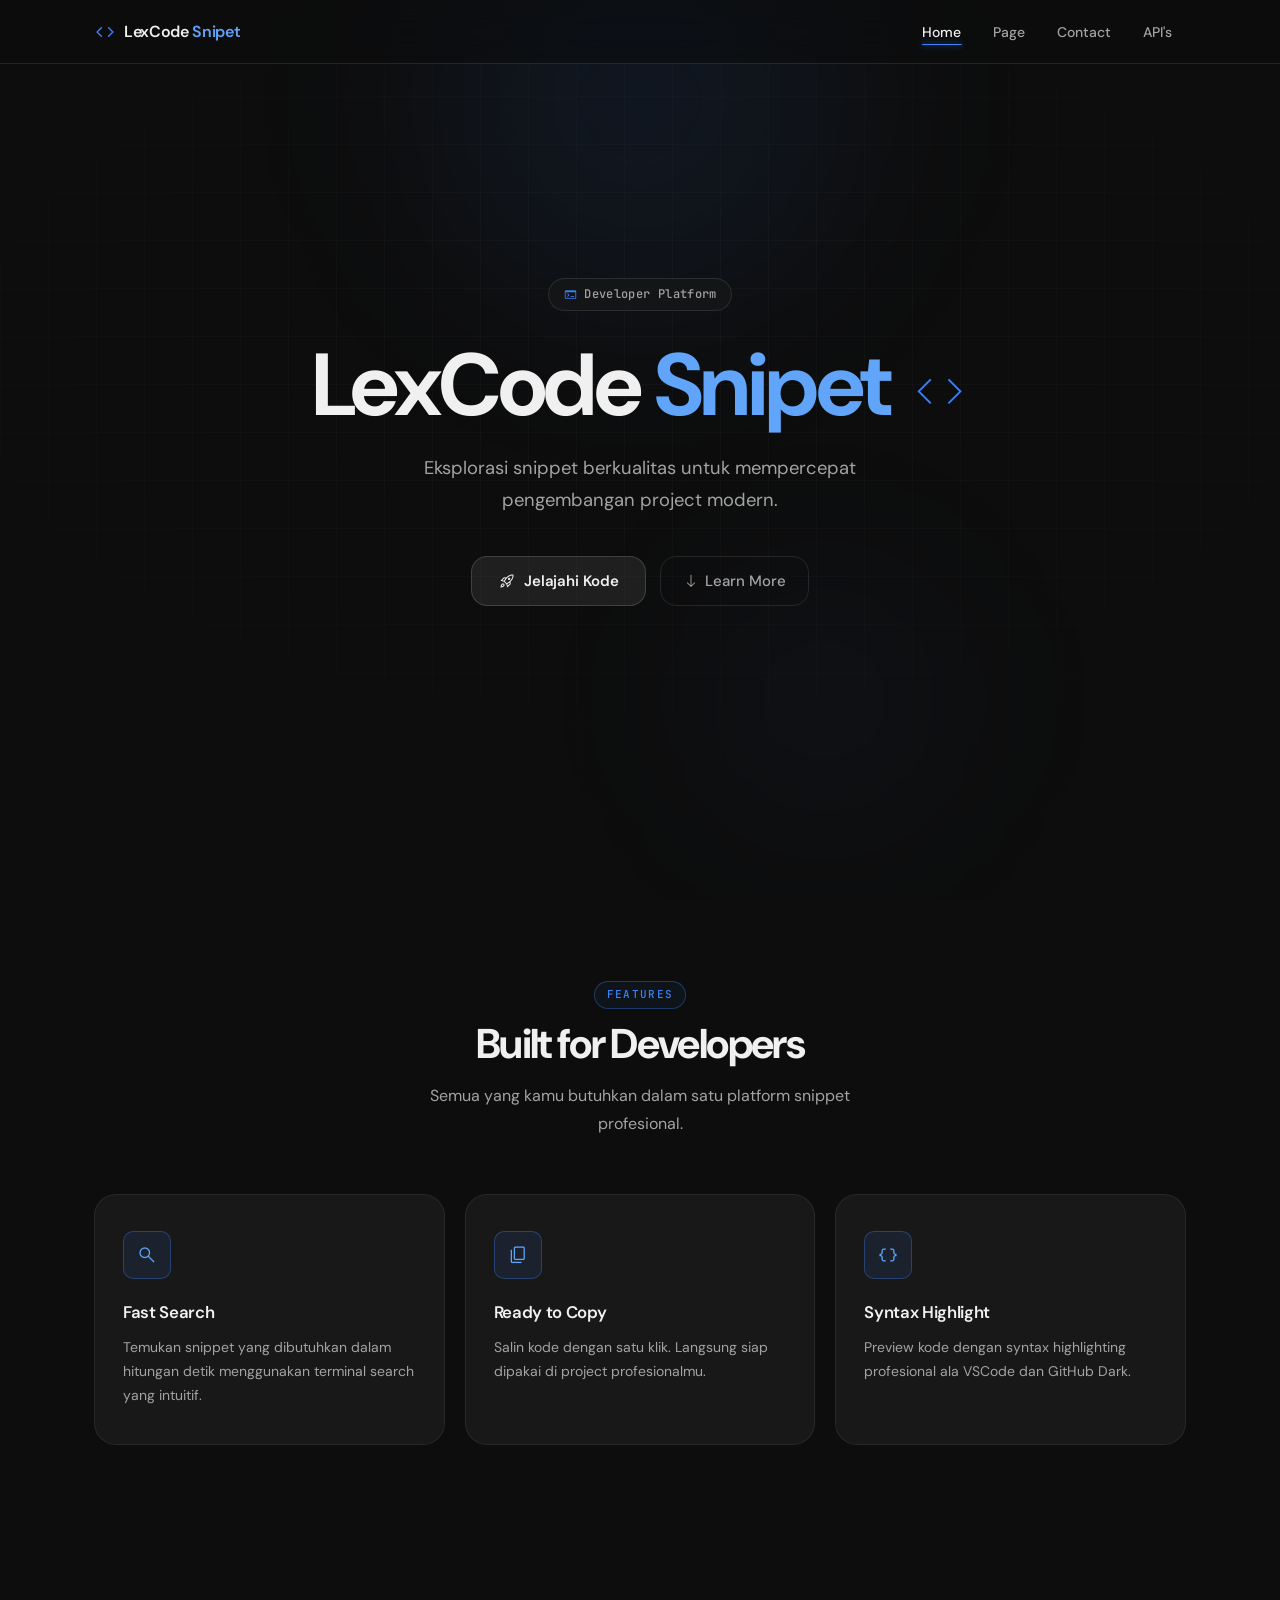
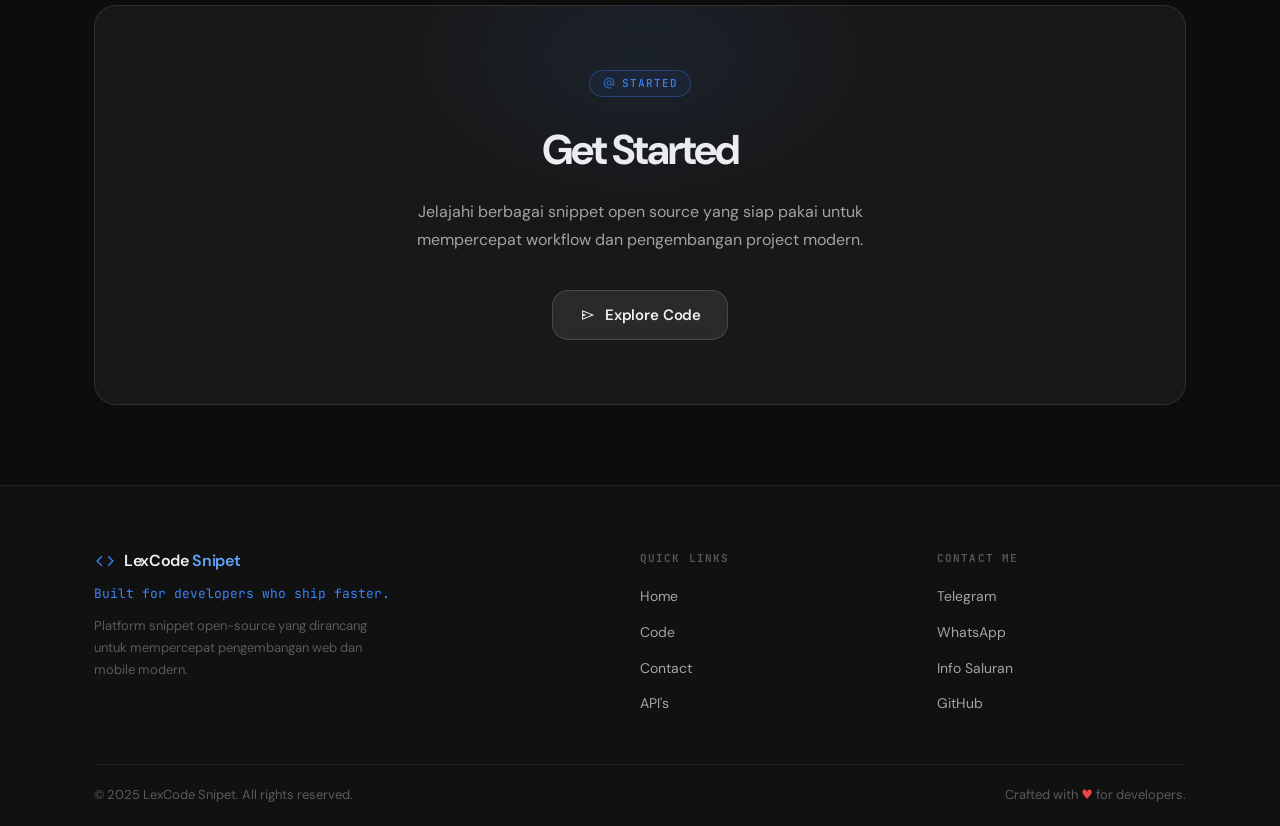
<file: index.html>
<!DOCTYPE html>
<html lang="id">
<head>
    <meta charset="UTF-8">
    <meta name="viewport" content="width=device-width, initial-scale=1.0">
    <meta name="description" content="LexCode Snipet — Eksplorasi snippet berkualitas untuk mempercepat pengembangan project modern.">
    <title>LexCode Snipet — Developer Tools</title>
    <link rel="preconnect" href="https://fonts.googleapis.com">
    <link rel="preconnect" href="https://fonts.gstatic.com" crossorigin>
    <link href="https://fonts.googleapis.com/css2?family=DM+Sans:ital,opsz,wght@0,9..40,300;0,9..40,400;0,9..40,500;0,9..40,600;0,9..40,700;1,9..40,300&family=JetBrains+Mono:wght@300;400;500;600&display=swap" rel="stylesheet">
    <link rel="stylesheet" href="https://fonts.googleapis.com/css2?family=Material+Symbols+Outlined:opsz,wght,FILL,GRAD@24,300,0,0">
    <link rel="stylesheet" href="/css/style.css">
</head>
<body>

    <nav class="navbar" id="navbar">
        <div class="nav-container">
            <a href="index.html" class="nav-logo">
                <span class="material-symbols-outlined nav-logo-icon">code</span>
                <span class="nav-logo-text">
                    <span class="logo-lex">LexCode</span><span class="logo-snipet"> Snipet</span>
                </span>
            </a>

            <ul class="nav-menu" id="navMenu">
                <li><a href="index.html" class="nav-link active">Home</a></li>
                <li><a href="/explore/" class="nav-link">Page</a></li>
                <li><a href="https://wa.me/6281239075413" class="nav-link">Contact</a></li>
                <li><a href="https://api.lexcode.biz.id" class="nav-link">API's</a></li>
            </ul>

            <button class="burger" id="burger" aria-label="Toggle navigation" aria-expanded="false">
                <span class="burger-line"></span>
                <span class="burger-line"></span>
                <span class="burger-line"></span>
            </button>
        </div>

        <div class="mobile-menu" id="mobileMenu" aria-hidden="true">
            <a href="index.html" class="mobile-link active">Home</a>
            <a href="/explore/" class="mobile-link">Page</a>
            <a href="https://wa.me/6281239075413" class="mobile-link">Contact</a>
            <a href="https://api.lexcode.biz.id" class="mobile-link">API's</a>
        </div>
    </nav>

    <main>
        <section class="hero" id="home">
            <div class="hero-bg" aria-hidden="true">
                <div class="bg-grid"></div>
                <div class="bg-glow glow-blue"></div>
                <div class="bg-glow glow-center"></div>
            </div>

            <div class="hero-content">
                <div class="hero-badge animate-fade-up" style="--delay:0ms">
                    <span class="material-symbols-outlined">terminal</span>
                    Developer Platform
                </div>

                <h1 class="hero-title animate-fade-up" style="--delay:80ms">
                    <span class="title-lex">LexCode</span>
                    <span class="title-snipet">Snipet</span>
                    <span class="title-icon material-symbols-outlined">code</span>
                </h1>

                <p class="hero-subtitle animate-fade-up" style="--delay:160ms">
                    Eksplorasi snippet berkualitas untuk mempercepat<br class="br-desktop">
                    pengembangan project modern.
                </p>

                <div class="hero-actions animate-fade-up" style="--delay:240ms">
                    <a href="/explore/" class="btn-primary">
                        <span class="material-symbols-outlined">rocket_launch</span>
                        <span>Jelajahi Kode</span>
                    </a>
                    <a href="#features" class="btn-outline">
                        <span class="material-symbols-outlined">south</span>
                        <span>Learn More</span>
                    </a>
                </div>
            </div>
        </section>

        <section class="features-section" id="features">
            <div class="container">
                <div class="section-header">
                    <span class="section-tag">Features</span>
                    <h2 class="section-title">Built for Developers</h2>
                    <p class="section-desc">
                        Semua yang kamu butuhkan dalam satu platform snippet profesional.
                    </p>
                </div>

                <div class="features-grid">
                    <div class="feature-card">
                        <div class="feature-icon-wrap">
                            <span class="material-symbols-outlined">search</span>
                        </div>
                        <h3 class="feature-title">Fast Search</h3>
                        <p class="feature-desc">
                            Temukan snippet yang dibutuhkan dalam hitungan detik menggunakan terminal search yang intuitif.
                        </p>
                    </div>

                    <div class="feature-card">
                        <div class="feature-icon-wrap">
                            <span class="material-symbols-outlined">content_copy</span>
                        </div>
                        <h3 class="feature-title">Ready to Copy</h3>
                        <p class="feature-desc">
                            Salin kode dengan satu klik. Langsung siap dipakai di project profesionalmu.
                        </p>
                    </div>

                    <div class="feature-card">
                        <div class="feature-icon-wrap">
                            <span class="material-symbols-outlined">data_object</span>
                        </div>
                        <h3 class="feature-title">Syntax Highlight</h3>
                        <p class="feature-desc">
                            Preview kode dengan syntax highlighting profesional ala VSCode dan GitHub Dark.
                        </p>
                    </div>
                </div>
            </div>
        </section>

        <section class="contact-section" id="contact">
            <div class="container">
                <div class="contact-box">
                    <div class="contact-glow" aria-hidden="true"></div>
                    <div class="contact-badge">
                        <span class="material-symbols-outlined">alternate_email</span>
                        Started
                    </div>
                    <h2 class="contact-title">Get Started</h2>
                    <p class="contact-desc">
               Jelajahi berbagai snippet open source yang siap pakai untuk mempercepat workflow dan pengembangan project modern.
                    </p>
                    <a href="/explore/" class="btn-primary">
                        <span class="material-symbols-outlined">send</span>
                        <span>Explore Code</span>
                    </a>
                </div>
            </div>
        </section>
    </main>

    <footer class="footer" id="apis">
        <div class="container">
            <div class="footer-top">
                <div class="footer-brand">
                    <a href="index.html" class="nav-logo">
                        <span class="material-symbols-outlined nav-logo-icon">code</span>
                        <span class="nav-logo-text">
                            <span class="logo-lex">LexCode</span><span class="logo-snipet"> Snipet</span>
                        </span>
                    </a>
                    <p class="footer-tagline">Built for developers who ship faster.</p>
                    <p class="footer-desc">
                        Platform snippet open-source yang dirancang untuk mempercepat pengembangan web dan mobile modern.
                    </p>
                </div>

                <div class="footer-links-col">
                    <h4 class="footer-heading">Quick Links</h4>
                    <ul class="footer-links">
                        <li><a href="index.html">Home</a></li>
                        <li><a href="/explore/">Code</a></li>
                        <li><a href="https://wa.me/6281239075413">Contact</a></li>
                        <li><a href="https://api.lexcode.biz.id">API's</a></li>
                    </ul>
                </div>

                <div class="footer-links-col">
                    <h4 class="footer-heading">Contact Me</h4>
                    <ul class="footer-links">
                        <li><a href="https://t.me/kyynxz31">Telegram</a></li>
                        <li><a href="https://wa.me/6281239075413">WhatsApp</a></li>
                        <li><a href="https://whatsapp.com/channel/0029VbC2uly2f3EEsyAGna1d">Info Saluran</a></li>
                        <li><a href="https://github.com/RIFKIror">GitHub</a></li>
                    </ul>
                </div>

            </div>

            <div class="footer-bottom">
                <p class="footer-copy">&copy; 2025 LexCode Snipet. All rights reserved.</p>
                <p class="footer-credit">Crafted with <span class="heart">♥</span> for developers.</p>
            </div>
        </div>
    </footer>
    <script src="/script/main.js"></script>
</body>
</html>
</file>
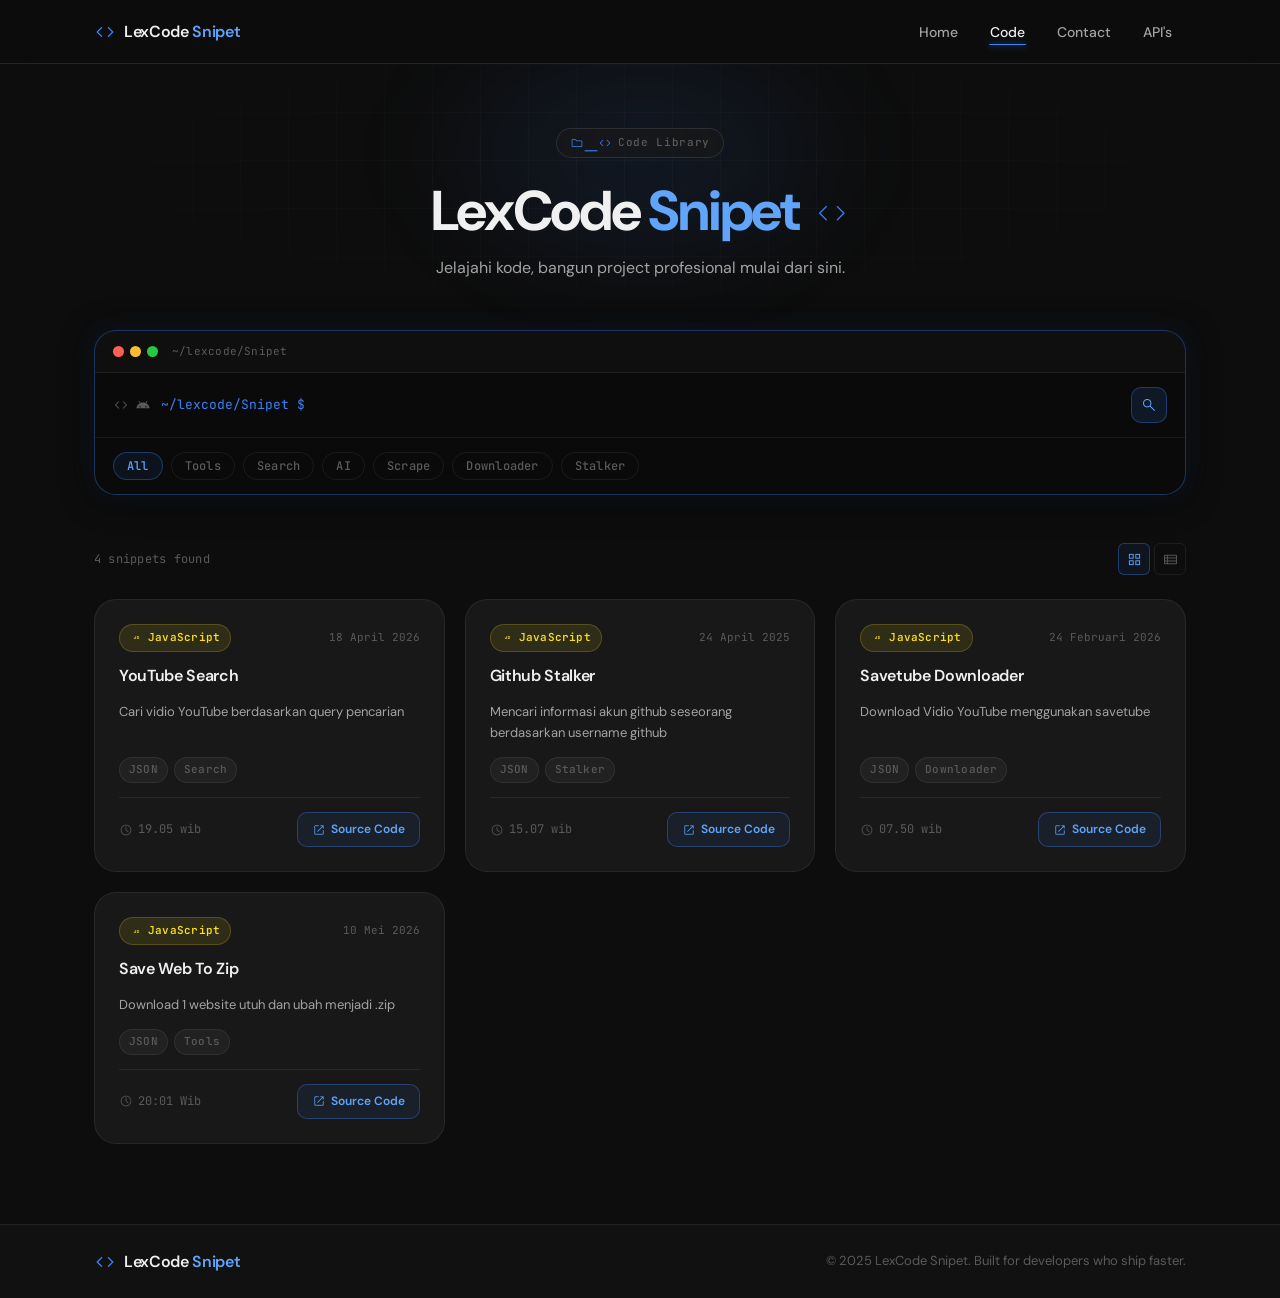
<file: explore/index.html>
<!DOCTYPE html>
<html lang="id">
<head>
    <meta charset="UTF-8">
    <meta name="viewport" content="width=device-width, initial-scale=1.0">
    <meta name="description" content="Jelajahi koleksi snippet kode premium — LexCode Snipet">
    <title>Code Snippets — LexCode Snipet</title>
    <link rel="preconnect" href="https://fonts.googleapis.com">
    <link rel="preconnect" href="https://fonts.gstatic.com" crossorigin>
    <link href="https://fonts.googleapis.com/css2?family=DM+Sans:ital,opsz,wght@0,9..40,300;0,9..40,400;0,9..40,500;0,9..40,600;0,9..40,700&family=JetBrains+Mono:wght@300;400;500;600&display=swap" rel="stylesheet">
    <link rel="stylesheet" href="https://fonts.googleapis.com/css2?family=Material+Symbols+Outlined:opsz,wght,FILL,GRAD@24,300,0,0">

    <link rel="stylesheet" href="/explore/snippet.css">
</head>
<body>
    <nav class="navbar" id="navbar">
        <div class="nav-container">
            <a href="../../index.html" class="nav-logo">
                <span class="material-symbols-outlined nav-logo-icon">code</span>
                <span class="nav-logo-text">
                    <span class="logo-lex">LexCode</span><span class="logo-snipet"> Snipet</span>
                </span>
            </a>
            <ul class="nav-menu" id="navMenu">
                <li><a href="../../index.html" class="nav-link">Home</a></li>
                <li><a href="#" class="nav-link active">Code</a></li>
                <li><a href="https://wa.me/6281239075413" class="nav-link">Contact</a></li>
                <li><a href="https://api.lexcode.biz.id" class="nav-link">API's</a></li>
            </ul>
            <button class="burger" id="burger" aria-label="Toggle navigation" aria-expanded="false">
                <span class="burger-line"></span>
                <span class="burger-line"></span>
                <span class="burger-line"></span>
            </button>
        </div>
        <div class="mobile-menu" id="mobileMenu" aria-hidden="true">
            <a href="../../index.html" class="mobile-link">Home</a>
            <a href="#" class="mobile-link active">Code</a>
            <a href="https://wa.me/6281239075413" class="mobile-link">Contact</a>
            <a href="https://api.lexcode.biz.id" class="mobile-link">API's</a>
        </div>
    </nav>

    <main class="snippet-main">
        <header class="page-header">
            <div class="header-bg" aria-hidden="true">
                <div class="bg-grid"></div>
                <div class="bg-glow"></div>
            </div>
            <div class="container">
                <div class="header-content">
                    <div class="header-badge">
                        <span class="material-symbols-outlined">folder_code</span>
                        Code Library
                    </div>
                    <h1 class="page-title">
                        <span class="title-lex">LexCode</span>
                        <span class="title-snipet"> Snipet</span>
                        <span class="title-icon material-symbols-outlined">code</span>
                    </h1>
                    <p class="page-subtitle">
                        Jelajahi kode, bangun project profesional mulai dari sini.
                    </p>
                </div>
            </div>
        </header>

        <section class="search-section">
            <div class="container">
                <div class="terminal-search-wrap">
                    <div class="terminal-toolbar" aria-hidden="true">
                        <span class="dot dot-red"></span>
                        <span class="dot dot-yellow"></span>
                        <span class="dot dot-green"></span>
                        <span class="terminal-label">~/lexcode/Snipet</span>
                    </div>

                    <div class="terminal-input-row">
                        <div class="terminal-icons" aria-hidden="true">
                            <span class="material-symbols-outlined t-icon">code</span>
                            <span class="material-symbols-outlined t-icon">android</span>
                        </div>

                        <span class="terminal-prompt" aria-hidden="true">~/lexcode/Snipet $</span>

                        <input
                            type="text"
                            class="terminal-input"
                            id="searchInput"
                            placeholder="search snippet..."
                            autocomplete="off"
                            spellcheck="false"
                            aria-label="Cari snippet"
                        >

                        <button class="search-btn" id="searchBtn" aria-label="Cari">
                            <span class="material-symbols-outlined">search</span>
                        </button>
                    </div>

                    <div class="filter-tags" role="group" aria-label="Filter kategori">
                        <button class="filter-tag active" data-filter="all">All</button>
                        <button class="filter-tag" data-filter="tools">Tools</button>
                        <button class="filter-tag" data-filter="search">Search</button>
                        <button class="filter-tag" data-filter="ai">AI</button>
                        <button class="filter-tag" data-filter="scrape">Scrape</button>
                        <button class="filter-tag" data-filter="dwn">Downloader</button>
                        <button class="filter-tag" data-filter="stalker">Stalker</button>
                    </div>
                </div>
            </div>
        </section>

        <section class="cards-section">
            <div class="container">
                <div class="result-meta">
                    <span class="result-count" id="resultCount">6 snippets found</span>
                    <div class="view-controls" aria-label="Tampilan">
                        <button class="view-btn active" data-view="grid" aria-label="Grid view">
                            <span class="material-symbols-outlined">grid_view</span>
                        </button>
                        <button class="view-btn" data-view="list" aria-label="List view">
                            <span class="material-symbols-outlined">view_list</span>
                        </button>
                    </div>
                </div>

                <div class="cards-grid" id="cardsGrid">
                    <article class="snippet-card" data-lang="search" data-id="yt_w8cgbl">
                        <div class="card-header">
                            <div class="card-lang-badge javascript">
                                <span class="material-symbols-outlined">javascript</span>
                                JavaScript
                            </div>
                            <span class="card-date">18 April 2026</span>
                        </div>
                        <h3 class="card-title">YouTube Search</h3>
                        <p class="card-desc">
                            Cari vidio YouTube berdasarkan query pencarian
                        </p>
                        <div class="card-tags">
                            <span class="tag">JSON</span>
                            <span class="tag">Search</span>
                        </div>
                        <div class="card-footer">
                            <div class="card-meta">
                                <span class="material-symbols-outlined meta-icon">schedule</span>
                                <span>19.05 wib</span>
                            </div>
                            <a href="/code/ytsearch/?id=yt_w8cgbl" class="card-btn">
                                <span class="material-symbols-outlined">open_in_new</span>
                                Source Code
                            </a>
                        </div>
                    </article>
                    <article class="snippet-card" data-lang="stalker" data-id="gh_kvk5qc">
                        <div class="card-header">
                            <div class="card-lang-badge javascript">
                                <span class="material-symbols-outlined">javascript</span>
                                JavaScript
                            </div>
                            <span class="card-date">24 April 2025</span>
                        </div>
                        <h3 class="card-title">Github Stalker</h3>
                        <p class="card-desc">
                            Mencari informasi akun github seseorang berdasarkan username github
                       </p>
                        <div class="card-tags">
                            <span class="tag">JSON</span>
                            <span class="tag">Stalker</span>
                        </div>
                        <div class="card-footer">
                            <div class="card-meta">
                                <span class="material-symbols-outlined meta-icon">schedule</span>
                                <span>15.07 wib</span>
                            </div>
                            <a href="/code/github-stalk/?id=gh_kvk5qc" class="card-btn">
                                <span class="material-symbols-outlined">open_in_new</span>
                                Source Code
                            </a>
                        </div>
                    </article>
                    <article class="snippet-card" data-lang="dwn" data-id="yt_dl_93GhK2">
                        <div class="card-header">
                            <div class="card-lang-badge javascript">
                                <span class="material-symbols-outlined">javascript</span>
                                JavaScript
                            </div>
                            <span class="card-date">24 Februari 2026</span>
                        </div>
                        <h3 class="card-title">Savetube Downloader</h3>
                        <p class="card-desc">
                            Download Vidio YouTube menggunakan savetube
                        </p>
                        <div class="card-tags">
                            <span class="tag">JSON</span>
                            <span class="tag">Downloader</span>
                        </div>
                        <div class="card-footer">
                            <div class="card-meta">
                                <span class="material-symbols-outlined meta-icon">schedule</span>
                                <span>07.50 wib</span>
                            </div>
                            <a href="/code/savetube-dl/?id=yt_dl_93GhK2" class="card-btn">
                                <span class="material-symbols-outlined">open_in_new</span>
                                Source Code
                            </a>
                        </div>
                    </article>
                     <article class="snippet-card" data-lang="tools" data-id="sv_2zipLzS">
                        <div class="card-header">
                            <div class="card-lang-badge javascript">
                                <span class="material-symbols-outlined">javascript</span>
                                JavaScript
                            </div>
                            <span class="card-date">10 Mei 2026</span>
                        </div>
                        <h3 class="card-title">Save Web To Zip</h3>
                        <p class="card-desc">
                            Download 1 website utuh dan ubah menjadi .zip</p>
                        <div class="card-tags">
                            <span class="tag">JSON</span>
                            <span class="tag">Tools</span>
                        </div>
                        <div class="card-footer">
                            <div class="card-meta">
                                <span class="material-symbols-outlined meta-icon">schedule</span>
                                <span>20:01 Wib</span>
                            </div>
                            <a href="/code/saveweb2zip/?id=sv_2zipLzS" class="card-btn">
                                <span class="material-symbols-outlined">open_in_new</span>
                                Source Code
                            </a>
                        </div>
                    </article>
                </div>
                <div class="empty-state" id="emptyState" hidden>
                    <span class="material-symbols-outlined empty-icon">search_off</span>
                    <h3 class="empty-title">Upps, No snippets found</h3>
                    <p class="empty-desc">Coba kata kunci lain atau pilih filter yang berbeda.</p>
                </div>
            </div>
        </section>
    </main>

    <footer class="footer">
        <div class="container">
            <div class="footer-inner">
                <a href="/index.html" class="nav-logo">
                    <span class="material-symbols-outlined nav-logo-icon">code</span>
                    <span class="nav-logo-text">
                        <span class="logo-lex">LexCode</span><span class="logo-snipet"> Snipet</span>
                    </span>
                </a>
                <p class="footer-copy">&copy; 2025 LexCode Snipet. Built for developers who ship faster.</p>
            </div>
        </div>
    </footer>
    <script src="/explore/index.js"></script>
</body>
</html>
</file>
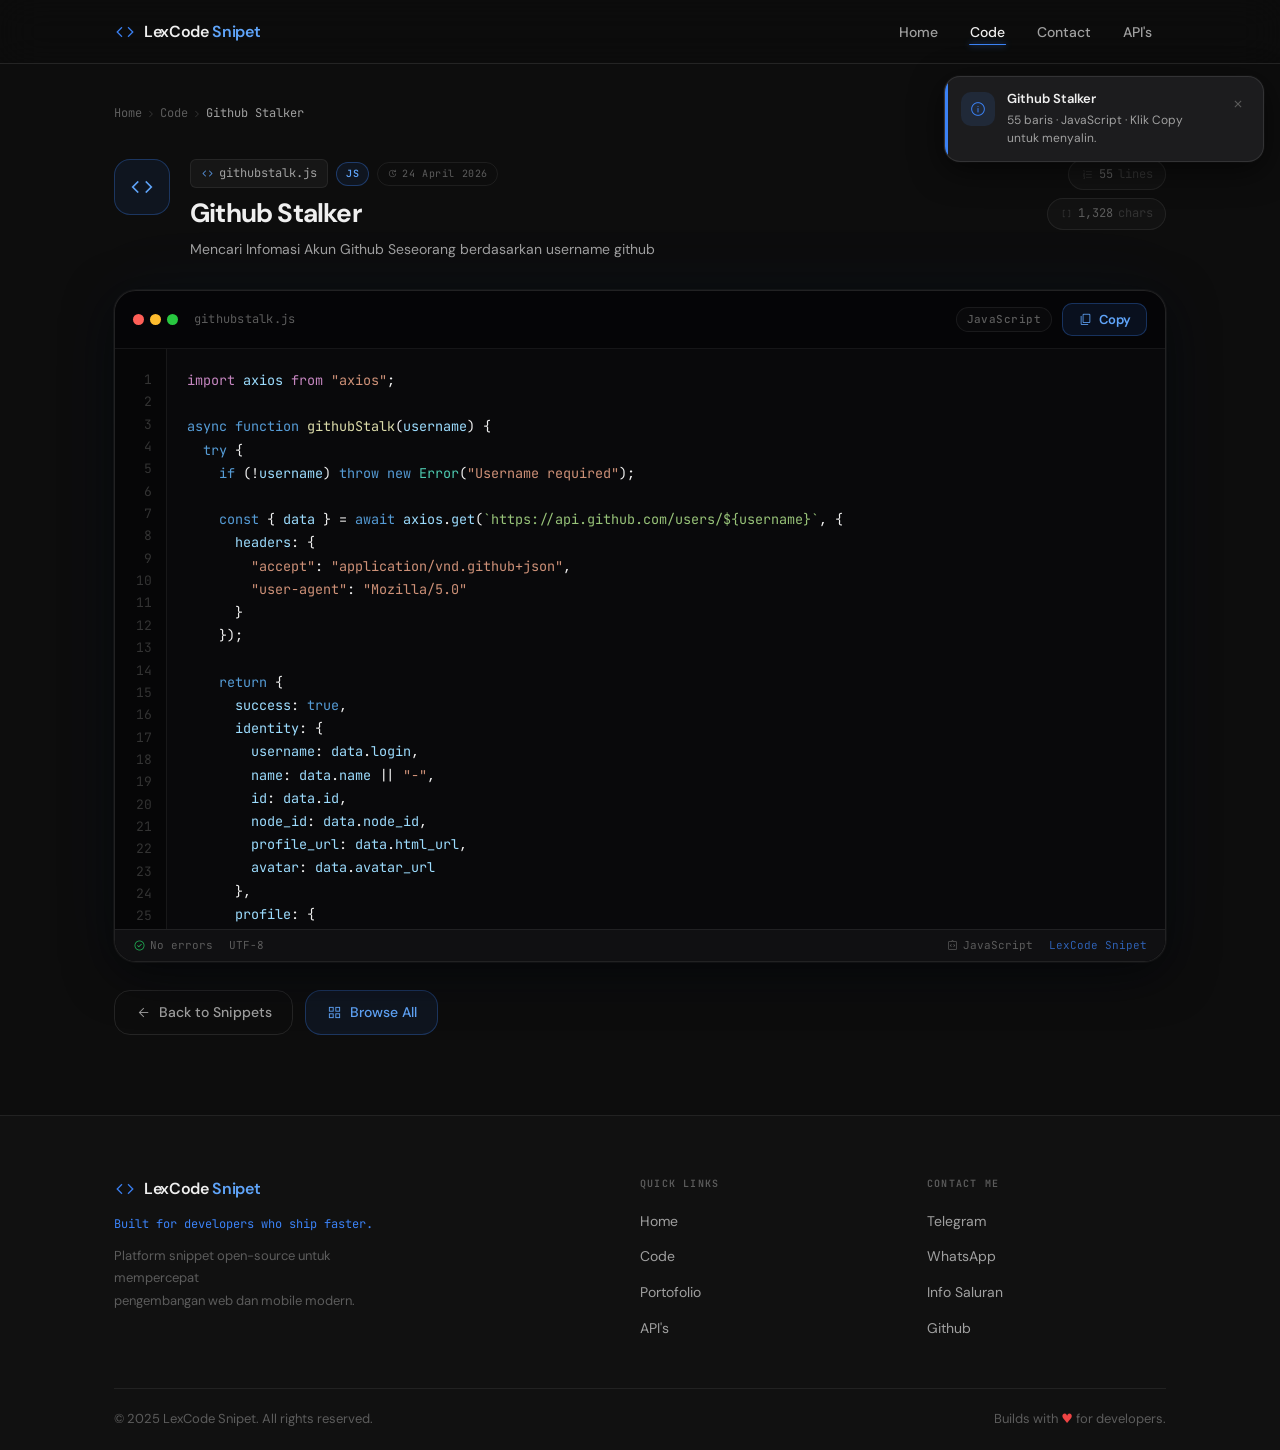
<file: code/github-stalk/index.html>
<!DOCTYPE html>
<html lang="id">
<head>
    <meta charset="UTF-8">
    <meta name="viewport" content="width=device-width, initial-scale=1.0">
    <meta name="description" content="Code Preview — LexCode Snipet">
    <title>Code Preview — LexCode Snipet</title>

    <link rel="preconnect" href="https://fonts.googleapis.com">
    <link rel="preconnect" href="https://fonts.gstatic.com" crossorigin>
    <link href="https://fonts.googleapis.com/css2?family=DM+Sans:opsz,wght@9..40,300;9..40,400;9..40,500;9..40,600;9..40,700&family=JetBrains+Mono:wght@300;400;500;600&display=swap" rel="stylesheet">
    <link rel="stylesheet" href="https://fonts.googleapis.com/css2?family=Material+Symbols+Outlined:opsz,wght,FILL,GRAD@24,300,0,0">

    <link rel="stylesheet" href="/code/src/code.css">
</head>
<body>
    <div class="toast-container" id="toastContainer" role="region" aria-live="polite"></div>

    <nav class="navbar" id="navbar">
        <div class="nav-inner">
            <a href="../../index.html" class="nav-logo">
                <span class="material-symbols-outlined logo-icon">code</span>
                <span class="logo-text">
                    <span class="logo-lex">LexCode</span><span class="logo-snipet"> Snipet</span>
                </span>
            </a>

            <ul class="nav-links" role="list">
                <li><a href="../../index.html" class="nav-link">Home</a></li>
                <li><a href="/explore/" class="nav-link active">Code</a></li>
                <li><a href="https://wa.me/6281239075413" class="nav-link">Contact</a></li>
                <li><a href="https://api.lexcode.biz.id" class="nav-link">API's</a></li>
            </ul>

            <button class="burger" id="burger" aria-label="Toggle menu" aria-expanded="false">
                <span class="b-line"></span>
                <span class="b-line"></span>
                <span class="b-line"></span>
            </button>
        </div>

        <div class="mobile-menu" id="mobileMenu" aria-hidden="true">
            <a href="../../index.html" class="m-link">Home</a>
            <a href="/explore/" class="m-link active">Code</a>
            <a href="https://wa.me/6281239075413" class="m-link">Contact</a>
            <a href="https://api.lexcode.biz.id" class="m-link">API's</a>
        </div>
    </nav>

    <main class="page-main">
        <div class="container">

            <nav class="breadcrumb" aria-label="Breadcrumb">
                <a href="../../index.html" class="bc-item">Home</a>
                <span class="material-symbols-outlined bc-sep" aria-hidden="true">chevron_right</span>
                <a href="/explore/" class="bc-item">Code</a>
                <span class="material-symbols-outlined bc-sep" aria-hidden="true">chevron_right</span>
                <span class="bc-item bc-current" id="bcTitle">Loading...</span>
            </nav>

            <header class="code-info">

                <div class="info-main">
                    <div class="file-icon-box" id="fileIconBox">
                        <span class="material-symbols-outlined" id="fileIconEl">draft</span>
                    </div>

                    <div class="info-body">
                        <div class="info-row-top">
                            <div class="filename-chip" id="filenameChip">
                                <span class="material-symbols-outlined chip-icon" id="chipFileIcon">description</span>
                                <span id="filenameText">githubstalk.js</span>
                            </div>
                            <span class="badge badge-lang" id="langBadge">JS</span>
                            <span class="badge badge-update" id="updateBadge">
                                <span class="material-symbols-outlined">update</span>
                                <span id="updateText">—</span>
                            </span>
                        </div>

                        <h1 class="snippet-title" id="snippetTitle">Loading...</h1>
                        <p class="snippet-desc" id="snippetDesc">—</p>
                    </div>
                </div>

                <div class="info-stats" id="infoStats">
                    <div class="stat-pill">
                        <span class="material-symbols-outlined">format_list_numbered</span>
                        <span id="statLines">—</span>
                        <span class="stat-unit">lines</span>
                    </div>
                    <div class="stat-pill">
                        <span class="material-symbols-outlined">data_array</span>
                        <span id="statChars">—</span>
                        <span class="stat-unit">chars</span>
                    </div>
                </div>
            </header>

            <div class="preview-shell">
                <div class="preview-toolbar">
                    <div class="tb-left">
                        <span class="mac-dot red"    aria-hidden="true"></span>
                        <span class="mac-dot yellow" aria-hidden="true"></span>
                        <span class="mac-dot green"  aria-hidden="true"></span>
                        <span class="tb-filename" id="tbFilename" aria-hidden="true">githubstalk.js</span>
                    </div>
                    <div class="tb-right">
                        <span class="lang-tag" id="langTag">JavaScript</span>
                        <button class="copy-btn" id="copyBtn" aria-label="Copy code">
                            <span class="material-symbols-outlined" id="copyIcon">content_copy</span>
                            <span id="copyLabel">Copy</span>
                        </button>
                    </div>
                </div>

                <div class="code-block-wrap">
                    <div class="line-nums" id="lineNums" aria-hidden="true"></div>
                    <div class="code-scroll">
                        <pre class="code-pre"><code id="codeEl"></code></pre>
                    </div>
                </div>

                <div class="status-bar">
                    <div class="sb-left">
                        <span class="sb-item">
                            <span class="material-symbols-outlined sb-ok">check_circle</span>
                            No errors
                        </span>
                        <span class="sb-item" id="sbEncoding">UTF-8</span>
                    </div>
                    <div class="sb-right">
                        <span class="sb-item">
                            <span class="material-symbols-outlined">integration_instructions</span>
                            <span id="sbLang">JavaScript</span>
                        </span>
                        <span class="sb-item sb-brand">LexCode Snipet</span>
                    </div>
                </div>
            </div>

            <div class="action-row">
                <a href="/explore/" class="action-btn back">
                    <span class="material-symbols-outlined">arrow_back</span>
                    Back to Snippets
                </a>
                <a href="/explore/" class="action-btn browse">
                    <span class="material-symbols-outlined">grid_view</span>
                    Browse All
                </a>
            </div>
        </div>
    </main>

    <footer class="footer">
        <div class="container">
            <div class="footer-top">
                <div class="footer-brand">
                    <a href="index.html" class="nav-logo">
                        <span class="material-symbols-outlined logo-icon">code</span>
                        <span class="logo-text">
                            <span class="logo-lex">LexCode</span><span class="logo-snipet"> Snipet</span>
                        </span>
                    </a>
                    <p class="footer-tag">Built for developers who ship faster.</p>
                    <p class="footer-about">
                        Platform snippet open-source untuk mempercepat<br>pengembangan web dan mobile modern.
                    </p>
                </div>

                <div class="footer-col">
                    <h4 class="footer-heading">Quick Links</h4>
                    <ul class="footer-list">
                        <li><a href="../../index.html">Home</a></li>
                        <li><a href="#">Code</a></li>
                        <li><a href="https://kyynns.vercel.app">Portofolio</a></li>
                        <li><a href="https://api.lexcode.biz.id">API's</a></li>
                    </ul>
                </div>

                <div class="footer-col">
                    <h4 class="footer-heading">Contact Me</h4>
                    <ul class="footer-list">
                        <li><a href="https://t.me/kyynxz31">Telegram</a></li>
                        <li><a href="https://wa.me/6281239075413">WhatsApp</a></li>
                        <li><a href="https://whatsapp.com/channel/0029VbC2uly2f3EEsyAGna1d">Info Saluran</a></li>
                        <li><a href="https://github.com/RIFKIror">Github</a></li>
                    </ul>
                </div>

            </div>

            <div class="footer-bottom">
                <p>&copy; 2025 LexCode Snipet. All rights reserved.</p>
                <p>Builds with <span class="heart">&#9829;</span> for developers.</p>
            </div>
        </div>
    </footer>

    <script src="/code/src/code.js"></script>
</body>
</html>
</file>
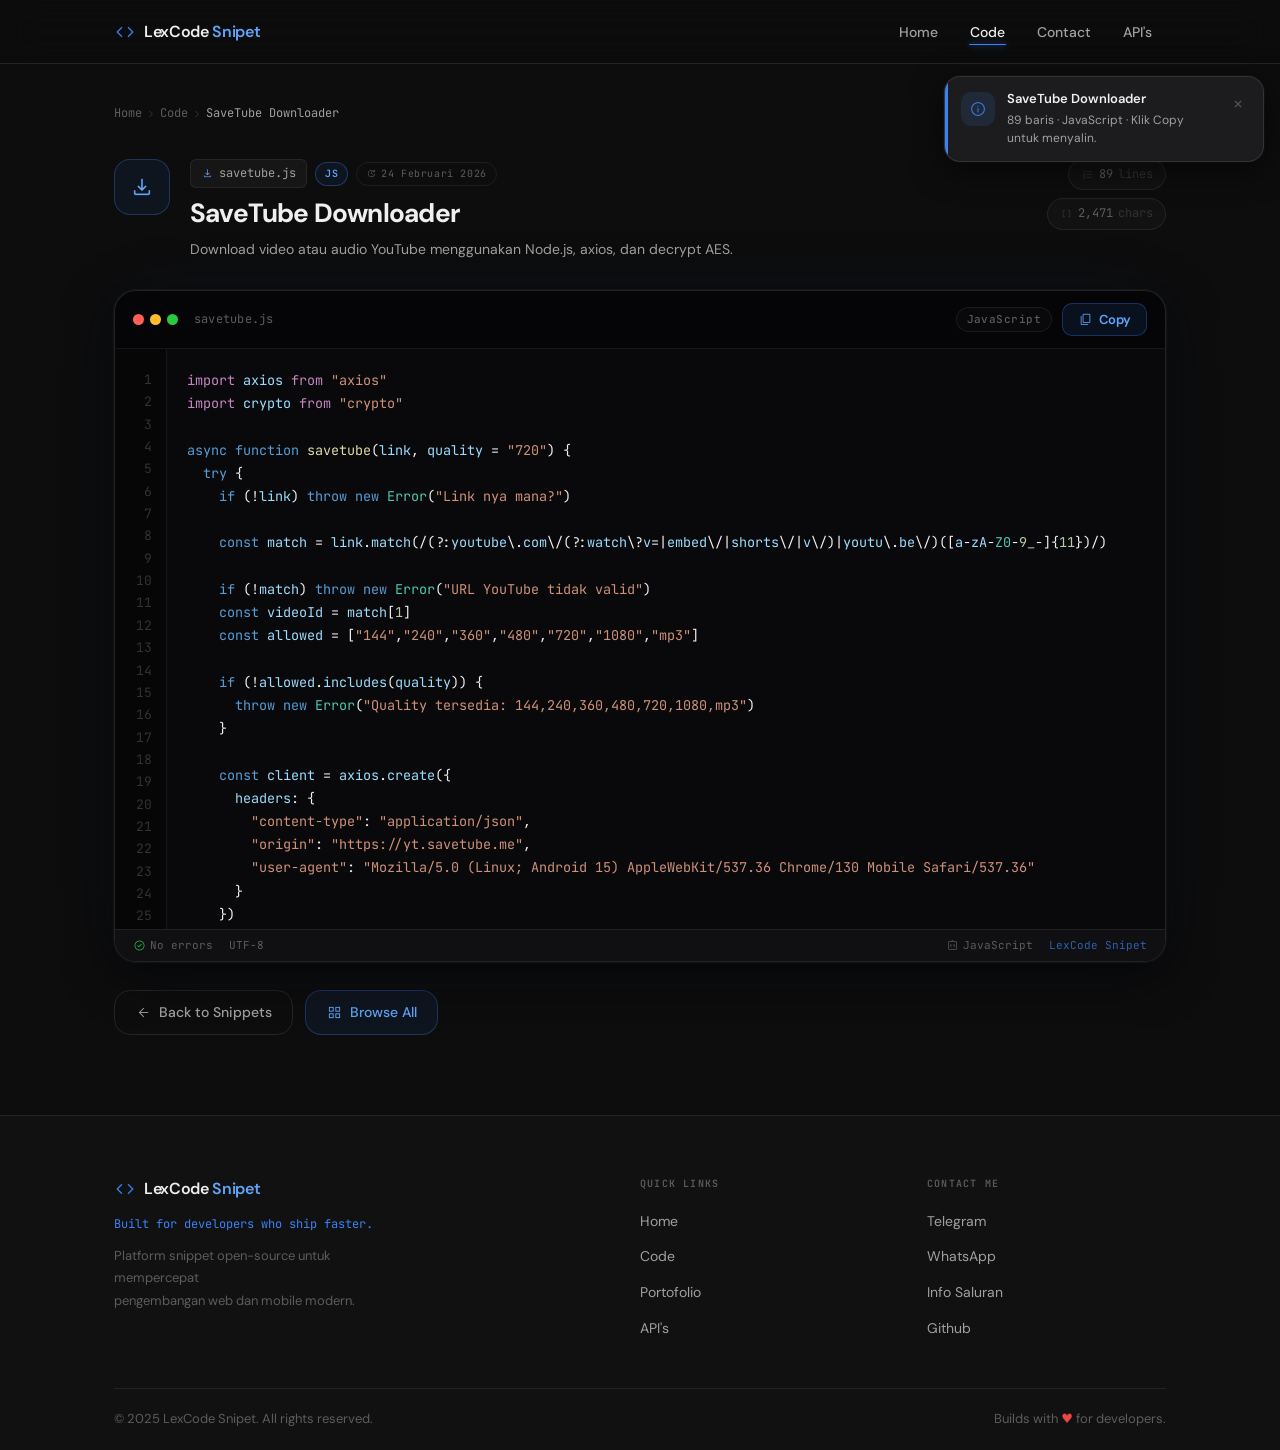
<file: code/savetube-dl/index.html>
<!DOCTYPE html>
<html lang="id">
<head>
    <meta charset="UTF-8">
    <meta name="viewport" content="width=device-width, initial-scale=1.0">
    <meta name="description" content="Code Preview — LexCode Snipet">
    <title>Code Preview — LexCode Snipet</title>

    <link rel="preconnect" href="https://fonts.googleapis.com">
    <link rel="preconnect" href="https://fonts.gstatic.com" crossorigin>
    <link href="https://fonts.googleapis.com/css2?family=DM+Sans:opsz,wght@9..40,300;9..40,400;9..40,500;9..40,600;9..40,700&family=JetBrains+Mono:wght@300;400;500;600&display=swap" rel="stylesheet">
    <link rel="stylesheet" href="https://fonts.googleapis.com/css2?family=Material+Symbols+Outlined:opsz,wght,FILL,GRAD@24,300,0,0">

    <link rel="stylesheet" href="/code/src/code.css">
</head>
<body>
    <div class="toast-container" id="toastContainer" role="region" aria-live="polite"></div>

    <nav class="navbar" id="navbar">
        <div class="nav-inner">
            <a href="../../index.html" class="nav-logo">
                <span class="material-symbols-outlined logo-icon">code</span>
                <span class="logo-text">
                    <span class="logo-lex">LexCode</span><span class="logo-snipet"> Snipet</span>
                </span>
            </a>

            <ul class="nav-links" role="list">
                <li><a href="../../index.html" class="nav-link">Home</a></li>
                <li><a href="/explore/" class="nav-link active">Code</a></li>
                <li><a href="https://wa.me/6281239075413" class="nav-link">Contact</a></li>
                <li><a href="https://api.lexcode.biz.id" class="nav-link">API's</a></li>
            </ul>

            <button class="burger" id="burger" aria-label="Toggle menu" aria-expanded="false">
                <span class="b-line"></span>
                <span class="b-line"></span>
                <span class="b-line"></span>
            </button>
        </div>

        <div class="mobile-menu" id="mobileMenu" aria-hidden="true">
            <a href="../../index.html" class="m-link">Home</a>
            <a href="/explore/" class="m-link active">Code</a>
            <a href="https://wa.me/6281239075413" class="m-link">Contact</a>
            <a href="https://api.lexcode.biz.id" class="m-link">API's</a>
        </div>
    </nav>

    <main class="page-main">
        <div class="container">

            <nav class="breadcrumb" aria-label="Breadcrumb">
                <a href="../../index.html" class="bc-item">Home</a>
                <span class="material-symbols-outlined bc-sep" aria-hidden="true">chevron_right</span>
                <a href="/explore/" class="bc-item">Code</a>
                <span class="material-symbols-outlined bc-sep" aria-hidden="true">chevron_right</span>
                <span class="bc-item bc-current" id="bcTitle">Loading...</span>
            </nav>

            <header class="code-info">

                <div class="info-main">
                    <div class="file-icon-box" id="fileIconBox">
                        <span class="material-symbols-outlined" id="fileIconEl">draft</span>
                    </div>

                    <div class="info-body">
                        <div class="info-row-top">
                            <div class="filename-chip" id="filenameChip">
                                <span class="material-symbols-outlined chip-icon" id="chipFileIcon">description</span>
                                <span id="filenameText">savetube.js</span>
                            </div>
                            <span class="badge badge-lang" id="langBadge">JS</span>
                            <span class="badge badge-update" id="updateBadge">
                                <span class="material-symbols-outlined">update</span>
                                <span id="updateText">—</span>
                            </span>
                        </div>

                        <h1 class="snippet-title" id="snippetTitle">Loading...</h1>
                        <p class="snippet-desc" id="snippetDesc">—</p>
                    </div>
                </div>

                <div class="info-stats" id="infoStats">
                    <div class="stat-pill">
                        <span class="material-symbols-outlined">format_list_numbered</span>
                        <span id="statLines">—</span>
                        <span class="stat-unit">lines</span>
                    </div>
                    <div class="stat-pill">
                        <span class="material-symbols-outlined">data_array</span>
                        <span id="statChars">—</span>
                        <span class="stat-unit">chars</span>
                    </div>
                </div>
            </header>

            <div class="preview-shell">
                <div class="preview-toolbar">
                    <div class="tb-left">
                        <span class="mac-dot red"    aria-hidden="true"></span>
                        <span class="mac-dot yellow" aria-hidden="true"></span>
                        <span class="mac-dot green"  aria-hidden="true"></span>
                        <span class="tb-filename" id="tbFilename" aria-hidden="true">savetube.js</span>
                    </div>
                    <div class="tb-right">
                        <span class="lang-tag" id="langTag">JavaScript</span>
                        <button class="copy-btn" id="copyBtn" aria-label="Copy code">
                            <span class="material-symbols-outlined" id="copyIcon">content_copy</span>
                            <span id="copyLabel">Copy</span>
                        </button>
                    </div>
                </div>

                <div class="code-block-wrap">
                    <div class="line-nums" id="lineNums" aria-hidden="true"></div>
                    <div class="code-scroll">
                        <pre class="code-pre"><code id="codeEl"></code></pre>
                    </div>
                </div>

                <div class="status-bar">
                    <div class="sb-left">
                        <span class="sb-item">
                            <span class="material-symbols-outlined sb-ok">check_circle</span>
                            No errors
                        </span>
                        <span class="sb-item" id="sbEncoding">UTF-8</span>
                    </div>
                    <div class="sb-right">
                        <span class="sb-item">
                            <span class="material-symbols-outlined">integration_instructions</span>
                            <span id="sbLang">JavaScript</span>
                        </span>
                        <span class="sb-item sb-brand">LexCode Snipet</span>
                    </div>
                </div>
            </div>

            <div class="action-row">
                <a href="/explore/" class="action-btn back">
                    <span class="material-symbols-outlined">arrow_back</span>
                    Back to Snippets
                </a>
                <a href="/explore/" class="action-btn browse">
                    <span class="material-symbols-outlined">grid_view</span>
                    Browse All
                </a>
            </div>
        </div>
    </main>

    <footer class="footer">
        <div class="container">
            <div class="footer-top">
                <div class="footer-brand">
                    <a href="index.html" class="nav-logo">
                        <span class="material-symbols-outlined logo-icon">code</span>
                        <span class="logo-text">
                            <span class="logo-lex">LexCode</span><span class="logo-snipet"> Snipet</span>
                        </span>
                    </a>
                    <p class="footer-tag">Built for developers who ship faster.</p>
                    <p class="footer-about">
                        Platform snippet open-source untuk mempercepat<br>pengembangan web dan mobile modern.
                    </p>
                </div>

                <div class="footer-col">
                    <h4 class="footer-heading">Quick Links</h4>
                    <ul class="footer-list">
                        <li><a href="../../index.html">Home</a></li>
                        <li><a href="#">Code</a></li>
                        <li><a href="https://kyynns.vercel.app">Portofolio</a></li>
                        <li><a href="https://api.lexcode.biz.id">API's</a></li>
                    </ul>
                </div>

                <div class="footer-col">
                    <h4 class="footer-heading">Contact Me</h4>
                    <ul class="footer-list">
                        <li><a href="https://t.me/kyynxz31">Telegram</a></li>
                        <li><a href="https://wa.me/6281239075413">WhatsApp</a></li>
                        <li><a href="https://whatsapp.com/channel/0029VbC2uly2f3EEsyAGna1d">Info Saluran</a></li>
                        <li><a href="https://github.com/RIFKIror">Github</a></li>
                    </ul>
                </div>

            </div>

            <div class="footer-bottom">
                <p>&copy; 2025 LexCode Snipet. All rights reserved.</p>
                <p>Builds with <span class="heart">&#9829;</span> for developers.</p>
            </div>
        </div>
    </footer>

    <script src="/code/src/code.js"></script>
</body>
</html>
</file>
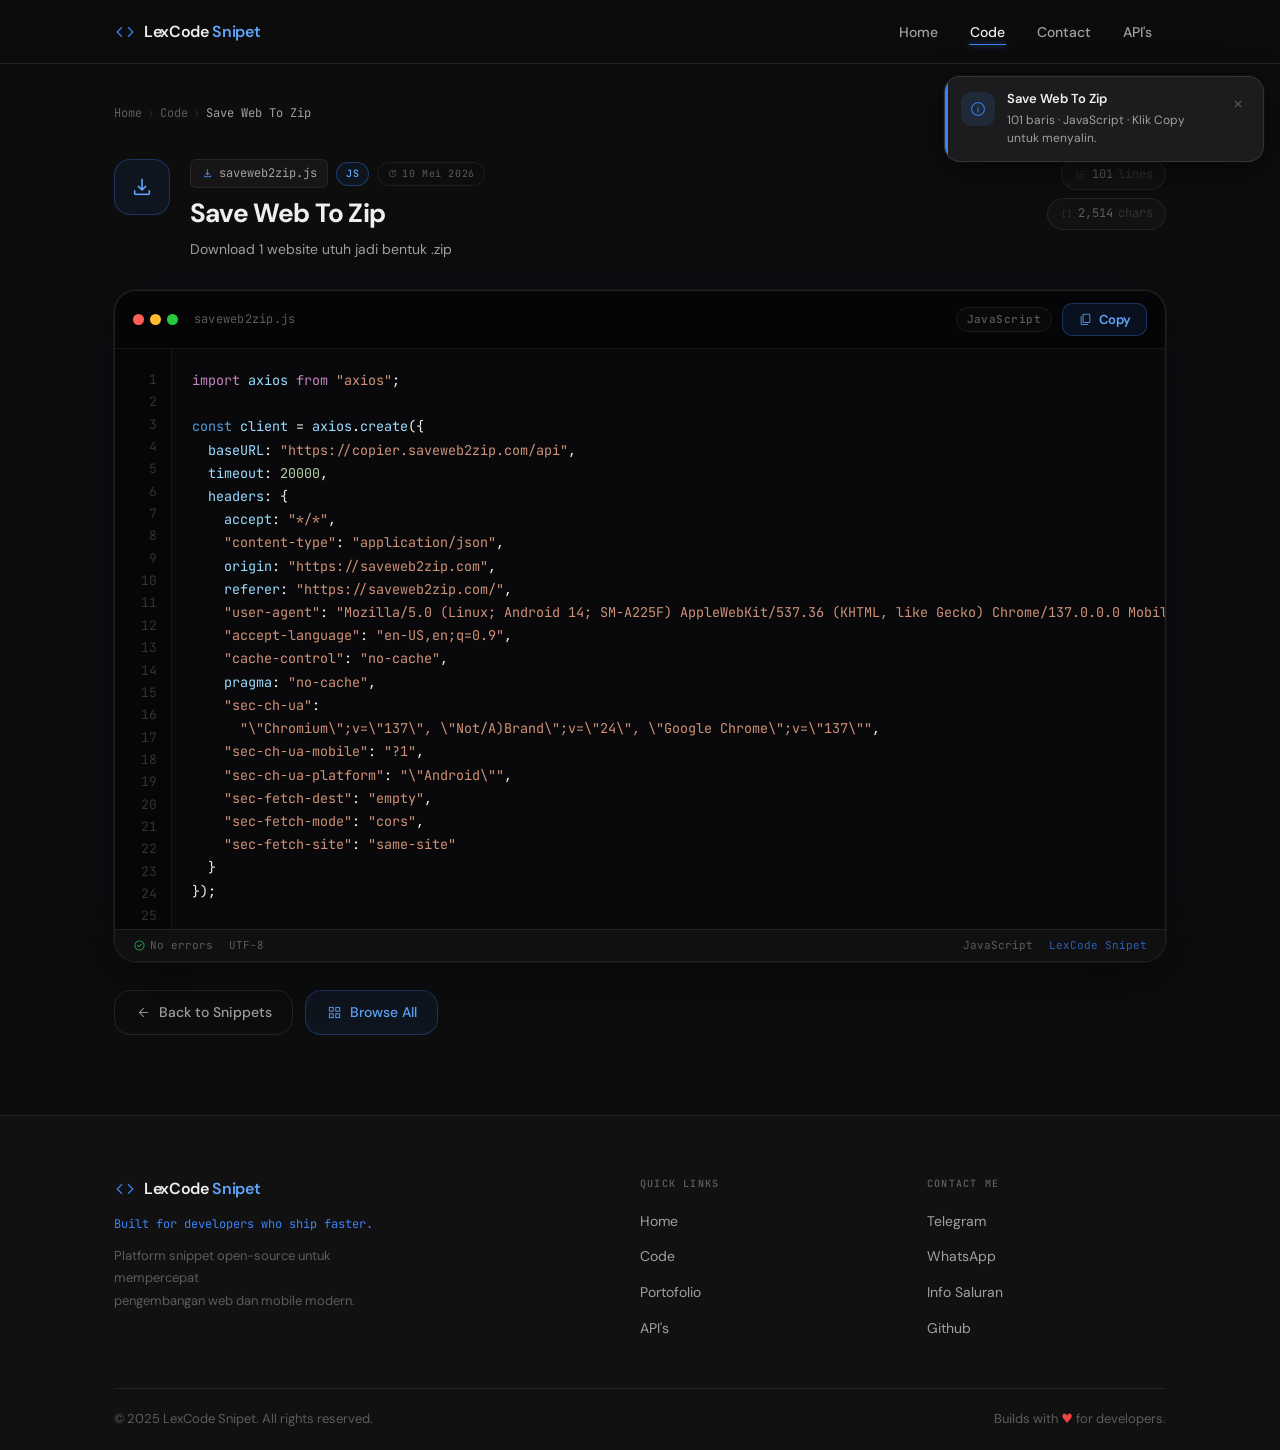
<file: code/saveweb2zip/index.html>
<!DOCTYPE html>
<html lang="id">
<head>
    <meta charset="UTF-8">
    <meta name="viewport" content="width=device-width, initial-scale=1.0">
    <meta name="description" content="Code Preview — LexCode Snipet">
    <title>Code Preview — LexCode Snipet</title>

    <link rel="preconnect" href="https://fonts.googleapis.com">
    <link rel="preconnect" href="https://fonts.gstatic.com" crossorigin>
    <link href="https://fonts.googleapis.com/css2?family=DM+Sans:opsz,wght@9..40,300;9..40,400;9..40,500;9..40,600;9..40,700&family=JetBrains+Mono:wght@300;400;500;600&display=swap" rel="stylesheet">
    <link rel="stylesheet" href="https://fonts.googleapis.com/css2?family=Material+Symbols+Outlined:opsz,wght,FILL,GRAD@24,300,0,0">

    <link rel="stylesheet" href="/code/src/code.css">
</head>
<body>
    <div class="toast-container" id="toastContainer" role="region" aria-live="polite"></div>

    <nav class="navbar" id="navbar">
        <div class="nav-inner">
            <a href="../../index.html" class="nav-logo">
                <span class="material-symbols-outlined logo-icon">code</span>
                <span class="logo-text">
                    <span class="logo-lex">LexCode</span><span class="logo-snipet"> Snipet</span>
                </span>
            </a>

            <ul class="nav-links" role="list">
                <li><a href="../../index.html" class="nav-link">Home</a></li>
                <li><a href="/explore/" class="nav-link active">Code</a></li>
                <li><a href="https://wa.me/6281239075413" class="nav-link">Contact</a></li>
                <li><a href="https://api.lexcode.biz.id" class="nav-link">API's</a></li>
            </ul>

            <button class="burger" id="burger" aria-label="Toggle menu" aria-expanded="false">
                <span class="b-line"></span>
                <span class="b-line"></span>
                <span class="b-line"></span>
            </button>
        </div>

        <div class="mobile-menu" id="mobileMenu" aria-hidden="true">
            <a href="../../index.html" class="m-link">Home</a>
            <a href="/explore/" class="m-link active">Code</a>
            <a href="https://wa.me/6281239075413" class="m-link">Contact</a>
            <a href="https://api.lexcode.biz.id" class="m-link">API's</a>
        </div>
    </nav>

    <main class="page-main">
        <div class="container">

            <nav class="breadcrumb" aria-label="Breadcrumb">
                <a href="../../index.html" class="bc-item">Home</a>
                <span class="material-symbols-outlined bc-sep" aria-hidden="true">chevron_right</span>
                <a href="/explore/" class="bc-item">Code</a>
                <span class="material-symbols-outlined bc-sep" aria-hidden="true">chevron_right</span>
                <span class="bc-item bc-current" id="bcTitle">Loading...</span>
            </nav>

            <header class="code-info">

                <div class="info-main">
                    <div class="file-icon-box" id="fileIconBox">
                        <span class="material-symbols-outlined" id="fileIconEl">draft</span>
                    </div>

                    <div class="info-body">
                        <div class="info-row-top">
                            <div class="filename-chip" id="filenameChip">
                                <span class="material-symbols-outlined chip-icon" id="chipFileIcon">description</span>
                                <span id="filenameText"></span>
                            </div>
                            <span class="badge badge-lang" id="langBadge"></span>
                            <span class="badge badge-update" id="updateBadge">
                                <span class="material-symbols-outlined">update</span>
                                <span id="updateText">—</span>
                            </span>
                        </div>

                        <h1 class="snippet-title" id="snippetTitle">Loading...</h1>
                        <p class="snippet-desc" id="snippetDesc">—</p>
                    </div>
                </div>

                <div class="info-stats" id="infoStats">
                    <div class="stat-pill">
                        <span class="material-symbols-outlined">format_list_numbered</span>
                        <span id="statLines">—</span>
                        <span class="stat-unit">lines</span>
                    </div>
                    <div class="stat-pill">
                        <span class="material-symbols-outlined">data_array</span>
                        <span id="statChars">—</span>
                        <span class="stat-unit">chars</span>
                    </div>
                </div>
            </header>

            <div class="preview-shell">
                <div class="preview-toolbar">
                    <div class="tb-left">
                        <span class="mac-dot red"    aria-hidden="true"></span>
                        <span class="mac-dot yellow" aria-hidden="true"></span>
                        <span class="mac-dot green"  aria-hidden="true"></span>
                        <span class="tb-filename" id="tbFilename" aria-hidden="true"></span>
                    </div>
                    <div class="tb-right">
                        <span class="lang-tag" id="langTag"></span>
                        <button class="copy-btn" id="copyBtn" aria-label="Copy code">
                            <span class="material-symbols-outlined" id="copyIcon">content_copy</span>
                            <span id="copyLabel">Copy</span>
                        </button>
                    </div>
                </div>

                <div class="code-block-wrap">
                    <div class="line-nums" id="lineNums" aria-hidden="true"></div>
                    <div class="code-scroll">
                        <pre class="code-pre"><code id="codeEl"></code></pre>
                    </div>
                </div>

                <div class="status-bar">
                    <div class="sb-left">
                        <span class="sb-item">
                            <span class="material-symbols-outlined sb-ok">check_circle</span>
                            No errors
                        </span>
                        <span class="sb-item" id="sbEncoding">UTF-8</span>
                    </div>
                    <div class="sb-right">
                        <span class="sb-item">
                            <span class="material-symbols-outlined"></span>
                            <span id="sbLang"></span>
                        </span>
                        <span class="sb-item sb-brand">LexCode Snipet</span>
                    </div>
                </div>
            </div>

            <div class="action-row">
                <a href="/explore/" class="action-btn back">
                    <span class="material-symbols-outlined">arrow_back</span>
                    Back to Snippets
                </a>
                <a href="/explore/" class="action-btn browse">
                    <span class="material-symbols-outlined">grid_view</span>
                    Browse All
                </a>
            </div>
        </div>
    </main>

    <footer class="footer">
        <div class="container">
            <div class="footer-top">
                <div class="footer-brand">
                    <a href="index.html" class="nav-logo">
                        <span class="material-symbols-outlined logo-icon">code</span>
                        <span class="logo-text">
                            <span class="logo-lex">LexCode</span><span class="logo-snipet"> Snipet</span>
                        </span>
                    </a>
                    <p class="footer-tag">Built for developers who ship faster.</p>
                    <p class="footer-about">
                        Platform snippet open-source untuk mempercepat<br>pengembangan web dan mobile modern.
                    </p>
                </div>

                <div class="footer-col">
                    <h4 class="footer-heading">Quick Links</h4>
                    <ul class="footer-list">
                        <li><a href="../../index.html">Home</a></li>
                        <li><a href="#">Code</a></li>
                        <li><a href="https://kyynns.vercel.app">Portofolio</a></li>
                        <li><a href="https://api.lexcode.biz.id">API's</a></li>
                    </ul>
                </div>

                <div class="footer-col">
                    <h4 class="footer-heading">Contact Me</h4>
                    <ul class="footer-list">
                        <li><a href="https://t.me/kyynxz31">Telegram</a></li>
                        <li><a href="https://wa.me/6281239075413">WhatsApp</a></li>
                        <li><a href="https://whatsapp.com/channel/0029VbC2uly2f3EEsyAGna1d">Info Saluran</a></li>
                        <li><a href="https://github.com/RIFKIror">Github</a></li>
                    </ul>
                </div>

            </div>

            <div class="footer-bottom">
                <p>&copy; 2025 LexCode Snipet. All rights reserved.</p>
                <p>Builds with <span class="heart">&#9829;</span> for developers.</p>
            </div>
        </div>
    </footer>
    <script src="/code/src/code.js"></script>
</body>
</html>
</file>
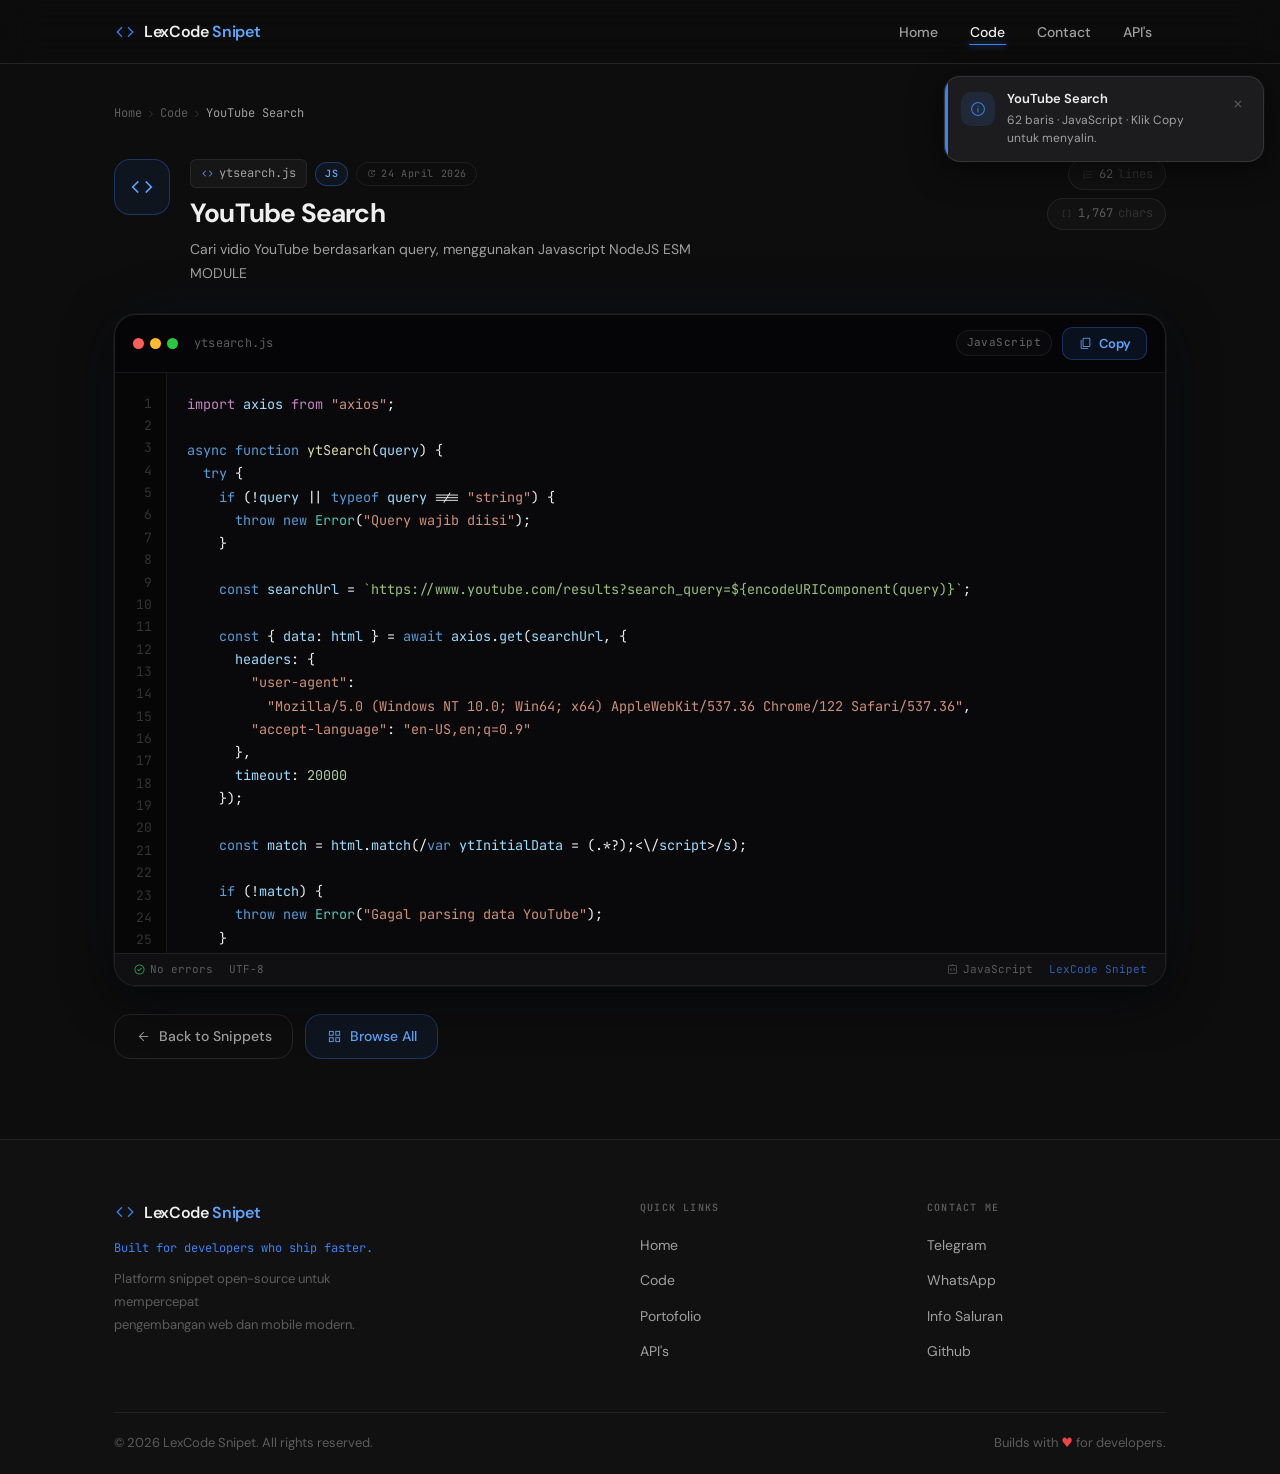
<file: code/ytsearch/index.html>
<!DOCTYPE html>
<html lang="id">
<head>
    <meta charset="UTF-8">
    <meta name="viewport" content="width=device-width, initial-scale=1.0">
    <meta name="description" content="Code Preview — LexCode Snipet">
    <title>Code Preview — LexCode Snipet</title>

    <link rel="preconnect" href="https://fonts.googleapis.com">
    <link rel="preconnect" href="https://fonts.gstatic.com" crossorigin>
    <link href="https://fonts.googleapis.com/css2?family=DM+Sans:opsz,wght@9..40,300;9..40,400;9..40,500;9..40,600;9..40,700&family=JetBrains+Mono:wght@300;400;500;600&display=swap" rel="stylesheet">
    <link rel="stylesheet" href="https://fonts.googleapis.com/css2?family=Material+Symbols+Outlined:opsz,wght,FILL,GRAD@24,300,0,0">

    <link rel="stylesheet" href="/code/src/code.css">
</head>
<body>
    <div class="toast-container" id="toastContainer" role="region" aria-live="polite"></div>

    <nav class="navbar" id="navbar">
        <div class="nav-inner">
            <a href="../../index.html" class="nav-logo">
                <span class="material-symbols-outlined logo-icon">code</span>
                <span class="logo-text">
                    <span class="logo-lex">LexCode</span><span class="logo-snipet"> Snipet</span>
                </span>
            </a>

            <ul class="nav-links" role="list">
                <li><a href="../../index.html" class="nav-link">Home</a></li>
                <li><a href="#" class="nav-link active">Code</a></li>
                <li><a href="https://wa.me/6281239075413" class="nav-link">Contact</a></li>
                <li><a href="https://api.lexcode.biz.id" class="nav-link">API's</a></li>
            </ul>

            <button class="burger" id="burger" aria-label="Toggle menu" aria-expanded="false">
                <span class="b-line"></span>
                <span class="b-line"></span>
                <span class="b-line"></span>
            </button>
        </div>

        <div class="mobile-menu" id="mobileMenu" aria-hidden="true">
            <a href="../../index.html" class="m-link">Home</a>
            <a href="/explore/page.html" class="m-link active">Code</a>
            <a href="https://wa.me/6281239075413" class="m-link">Contact</a>
            <a href="https://api.lexcode.biz.id" class="m-link">API's</a>
        </div>
    </nav>

    <main class="page-main">
        <div class="container">
            <nav class="breadcrumb" aria-label="Breadcrumb">
                <a href="../../index.html" class="bc-item">Home</a>
                <span class="material-symbols-outlined bc-sep" aria-hidden="true">chevron_right</span>
                <a href="/explore/page.html" class="bc-item">Code</a>
                <span class="material-symbols-outlined bc-sep" aria-hidden="true">chevron_right</span>
                <span class="bc-item bc-current" id="bcTitle">Loading...</span>
            </nav>

            <header class="code-info">

                <div class="info-main">
                    <div class="file-icon-box" id="fileIconBox">
                        <span class="material-symbols-outlined" id="fileIconEl">draft</span>
                    </div>

                    <div class="info-body">
                        <div class="info-row-top">
                            <div class="filename-chip" id="filenameChip">
                                <span class="material-symbols-outlined chip-icon" id="chipFileIcon">description</span>
                                <span id="filenameText">ytsearch.js</span>
                            </div>
                            <span class="badge badge-lang" id="langBadge">JS</span>
                            <span class="badge badge-update" id="updateBadge">
                                <span class="material-symbols-outlined">update</span>
                                <span id="updateText">—</span>
                            </span>
                        </div>

                        <h1 class="snippet-title" id="snippetTitle">Loading...</h1>
                        <p class="snippet-desc" id="snippetDesc">—</p>
                    </div>
                </div>

                <div class="info-stats" id="infoStats">
                    <div class="stat-pill">
                        <span class="material-symbols-outlined">format_list_numbered</span>
                        <span id="statLines">—</span>
                        <span class="stat-unit">lines</span>
                    </div>
                    <div class="stat-pill">
                        <span class="material-symbols-outlined">data_array</span>
                        <span id="statChars">—</span>
                        <span class="stat-unit">chars</span>
                    </div>
                </div>
            </header>

            <div class="preview-shell">
                <div class="preview-toolbar">
                    <div class="tb-left">
                        <span class="mac-dot red"    aria-hidden="true"></span>
                        <span class="mac-dot yellow" aria-hidden="true"></span>
                        <span class="mac-dot green"  aria-hidden="true"></span>
                        <span class="tb-filename" id="tbFilename" aria-hidden="true">ytsearch.js</span>
                    </div>
                    <div class="tb-right">
                        <span class="lang-tag" id="langTag">JavaScript</span>
                        <button class="copy-btn" id="copyBtn" aria-label="Copy code">
                            <span class="material-symbols-outlined" id="copyIcon">content_copy</span>
                            <span id="copyLabel">Copy</span>
                        </button>
                    </div>
                </div>

                <div class="code-block-wrap">
                    <div class="line-nums" id="lineNums" aria-hidden="true"></div>
                    <div class="code-scroll">
                        <pre class="code-pre"><code id="codeEl"></code></pre>
                    </div>
                </div>

                <div class="status-bar">
                    <div class="sb-left">
                        <span class="sb-item">
                            <span class="material-symbols-outlined sb-ok">check_circle</span>
                            No errors
                        </span>
                        <span class="sb-item" id="sbEncoding">UTF-8</span>
                    </div>
                    <div class="sb-right">
                        <span class="sb-item">
                            <span class="material-symbols-outlined">integration_instructions</span>
                            <span id="sbLang">JavaScript</span>
                        </span>
                        <span class="sb-item sb-brand">LexCode Snipet</span>
                    </div>
                </div>
            </div>

            <div class="action-row">
                <a href="/explore/page.html" class="action-btn back">
                    <span class="material-symbols-outlined">arrow_back</span>
                    Back to Snippets
                </a>
                <a href="/explore/page.html" class="action-btn browse">
                    <span class="material-symbols-outlined">grid_view</span>
                    Browse All
                </a>
            </div>
        </div>
    </main>

    <footer class="footer">
        <div class="container">
            <div class="footer-top">
                <div class="footer-brand">
                    <a href="../../index.html" class="nav-logo">
                        <span class="material-symbols-outlined logo-icon">code</span>
                        <span class="logo-text">
                            <span class="logo-lex">LexCode</span><span class="logo-snipet"> Snipet</span>
                        </span>
                    </a>
                    <p class="footer-tag">Built for developers who ship faster.</p>
                    <p class="footer-about">
                        Platform snippet open-source untuk mempercepat<br>pengembangan web dan mobile modern.
                    </p>
                </div>

                <div class="footer-col">
                    <h4 class="footer-heading">Quick Links</h4>
                    <ul class="footer-list">
                        <li><a href="../../index.html">Home</a></li>
                        <li><a href="#">Code</a></li>
                        <li><a href="https://kyynns.vercel.app">Portofolio</a></li>
                        <li><a href="https://api.lexcode.biz.id">API's</a></li>
                    </ul>
                </div>

                <div class="footer-col">
                    <h4 class="footer-heading">Contact Me</h4>
                    <ul class="footer-list">
                        <li><a href="https://t.me/kyynxz31">Telegram</a></li>
                        <li><a href="https://wa.me/6281239075413">WhatsApp</a></li>
                        <li><a href="https://whatsapp.com/channel/0029VbC2uly2f3EEsyAGna1d">Info Saluran</a></li>
                        <li><a href="github.com/RIFKIror">Github</a></li>
                    </ul>
                </div>

            </div>

            <div class="footer-bottom">
                <p>&copy; 2026 LexCode Snipet. All rights reserved.</p>
                <p>Builds with <span class="heart">&#9829;</span> for developers.</p>
            </div>
        </div>
    </footer>

    <script src="/code/src/code.js"></script>
</body>
</html>
</file>
<file: css/style.css>
/* ================================================
   LEXCODE SNIPET — style.css (Landing Page)
   Dark Professional Theme
   ================================================ */

/* ------------------------------------------------
   CSS Variables & Reset
------------------------------------------------ */
:root {
    /* Colors */
    --bg-primary:      #0d0d0d;
    --bg-secondary:    #111111;
    --bg-card:         #181818;
    --bg-elevated:     #1e1e1e;
    --bg-glass:        rgba(24, 24, 24, 0.72);
    --bg-overlay:      rgba(13, 13, 13, 0.80);

    /* Borders */
    --border:          rgba(255, 255, 255, 0.07);
    --border-soft:     rgba(255, 255, 255, 0.10);
    --border-hover:    rgba(255, 255, 255, 0.18);
    --border-accent:   rgba(59, 130, 246, 0.35);

    /* Text */
    --text-primary:    #f0f0f0;
    --text-secondary:  #a3a3a3;
    --text-muted:      #5a5a5a;

    /* Accent */
    --accent:          #3b82f6;
    --accent-bright:   #60a5fa;
    --accent-glow:     rgba(59, 130, 246, 0.15);
    --accent-glow-md:  rgba(59, 130, 246, 0.25);

    /* Radius */
    --radius-sm:   6px;
    --radius-md:   10px;
    --radius-lg:   16px;
    --radius-xl:   22px;
    --radius-full: 9999px;

    /* Transitions */
    --transition-fast:   150ms ease;
    --transition-base:   220ms ease;
    --transition-smooth: 350ms cubic-bezier(0.4, 0, 0.2, 1);

    /* Shadows */
    --shadow-sm:    0 1px 3px rgba(0,0,0,0.4);
    --shadow-md:    0 4px 16px rgba(0,0,0,0.5);
    --shadow-lg:    0 8px 40px rgba(0,0,0,0.6);
    --shadow-accent: 0 0 20px rgba(59, 130, 246, 0.2);
    --shadow-glow:   0 0 40px rgba(59, 130, 246, 0.15);

    /* Navbar height */
    --nav-h: 64px;

    /* Fonts */
    --font-body: 'DM Sans', system-ui, sans-serif;
    --font-mono: 'JetBrains Mono', 'Fira Code', monospace;
}

*, *::before, *::after {
    box-sizing: border-box;
    margin: 0;
    padding: 0;
}

html {
    scroll-behavior: smooth;
    scroll-padding-top: var(--nav-h);
    -webkit-text-size-adjust: 100%;
}

body {
    font-family: var(--font-body);
    background-color: var(--bg-primary);
    color: var(--text-primary);
    line-height: 1.6;
    min-height: 100vh;
    overflow-x: hidden;
    -webkit-font-smoothing: antialiased;
    -moz-osx-font-smoothing: grayscale;
}

a { color: inherit; text-decoration: none; }
ul { list-style: none; }
img { display: block; max-width: 100%; }
button { font-family: inherit; cursor: pointer; border: none; background: none; }

.container {
    width: 100%;
    max-width: 1140px;
    margin: 0 auto;
    padding: 0 24px;
}


/* ------------------------------------------------
   ANIMATIONS
------------------------------------------------ */
@keyframes fadeUp {
    from { opacity: 0; transform: translateY(22px); }
    to   { opacity: 1; transform: translateY(0); }
}
@keyframes scaleIn {
    from { opacity: 0; transform: scale(0.94); }
    to   { opacity: 1; transform: scale(1); }
}
@keyframes pulse-glow {
    0%, 100% { opacity: 0.5; transform: scale(1); }
    50%       { opacity: 0.8; transform: scale(1.05); }
}
@keyframes float {
    0%, 100% { transform: translateY(0); }
    50%       { transform: translateY(-8px); }
}
@keyframes slideDown {
    from { opacity: 0; transform: translateY(-10px); }
    to   { opacity: 1; transform: translateY(0); }
}

.animate-fade-up {
    animation: fadeUp 0.6s ease both;
    animation-delay: var(--delay, 0ms);
}
.animate-scale {
    animation: scaleIn 0.5s ease both;
    animation-delay: var(--delay, 0ms);
}


/* ------------------------------------------------
   NAVBAR
------------------------------------------------ */
.navbar {
    position: fixed;
    top: 0;
    left: 0;
    right: 0;
    z-index: 1000;
    height: var(--nav-h);
    background: rgba(13, 13, 13, 0.65);
    backdrop-filter: blur(18px) saturate(180%);
    -webkit-backdrop-filter: blur(18px) saturate(180%);
    border-bottom: 1px solid var(--border-soft);
    transition: background var(--transition-base), box-shadow var(--transition-base);
}
.navbar.scrolled {
    background: rgba(13, 13, 13, 0.92);
    box-shadow: 0 1px 24px rgba(0,0,0,0.6);
}

.nav-container {
    display: flex;
    align-items: center;
    justify-content: space-between;
    height: var(--nav-h);
    max-width: 1140px;
    margin: 0 auto;
    padding: 0 24px;
}

/* Logo */
.nav-logo {
    display: flex;
    align-items: center;
    gap: 8px;
    text-decoration: none;
    user-select: none;
}
.nav-logo-icon {
    color: var(--accent);
    font-size: 22px;
    font-variation-settings: 'FILL' 0, 'wght' 300, 'GRAD' 0, 'opsz' 24;
}
.nav-logo-text {
    font-size: 16px;
    font-weight: 600;
    letter-spacing: -0.02em;
    line-height: 1;
}
.logo-lex    { color: var(--text-primary); }
.logo-snipet { color: var(--accent-bright); }

/* Desktop nav menu */
.nav-menu {
    display: flex;
    align-items: center;
    gap: 4px;
}
.nav-link {
    position: relative;
    padding: 6px 14px;
    font-size: 14px;
    font-weight: 500;
    color: var(--text-secondary);
    border-radius: var(--radius-sm);
    transition: color var(--transition-fast), background var(--transition-fast);
}
.nav-link::after {
    content: '';
    position: absolute;
    bottom: 2px;
    left: 50%;
    transform: translateX(-50%);
    width: 0;
    height: 1.5px;
    background: var(--accent);
    box-shadow: 0 0 6px var(--accent);
    border-radius: var(--radius-full);
    transition: width var(--transition-base);
}
.nav-link:hover,
.nav-link.active {
    color: var(--text-primary);
}
.nav-link:hover::after,
.nav-link.active::after {
    width: 60%;
}

/* Burger button */
.burger {
    display: none;
    flex-direction: column;
    gap: 5px;
    width: 32px;
    padding: 4px;
    cursor: pointer;
    background: transparent;
    border: none;
}
.burger-line {
    display: block;
    width: 100%;
    height: 1.5px;
    background: var(--text-secondary);
    border-radius: var(--radius-full);
    transition: transform var(--transition-smooth), opacity var(--transition-fast), background var(--transition-fast);
}
.burger.open .burger-line:nth-child(1) {
    transform: translateY(6.5px) rotate(45deg);
    background: var(--text-primary);
}
.burger.open .burger-line:nth-child(2) {
    opacity: 0;
}
.burger.open .burger-line:nth-child(3) {
    transform: translateY(-6.5px) rotate(-45deg);
    background: var(--text-primary);
}

/* Mobile dropdown */
.mobile-menu {
    display: none;
    flex-direction: column;
    background: rgba(15, 15, 15, 0.97);
    backdrop-filter: blur(20px);
    border-top: 1px solid var(--border);
    padding: 12px 0 16px;
    overflow: hidden;
    max-height: 0;
    transition: max-height 0.35s cubic-bezier(0.4, 0, 0.2, 1);
}
.mobile-menu.open {
    max-height: 300px;
}
.mobile-link {
    padding: 11px 28px;
    font-size: 14px;
    font-weight: 500;
    color: var(--text-secondary);
    transition: color var(--transition-fast), padding-left var(--transition-base);
    border-left: 2px solid transparent;
}
.mobile-link:hover,
.mobile-link.active {
    color: var(--text-primary);
    padding-left: 36px;
    border-left-color: var(--accent);
}


/* ------------------------------------------------
   HERO SECTION
------------------------------------------------ */
.hero {
    position: relative;
    min-height: 100vh;
    display: flex;
    align-items: center;
    justify-content: center;
    text-align: center;
    padding: var(--nav-h) 24px 80px;
    overflow: hidden;
}

/* Hero Background */
.hero-bg {
    position: absolute;
    inset: 0;
    pointer-events: none;
    z-index: 0;
}

/* Grid pattern */
.bg-grid {
    position: absolute;
    inset: 0;
    background-image:
        linear-gradient(rgba(255,255,255,0.025) 1px, transparent 1px),
        linear-gradient(90deg, rgba(255,255,255,0.025) 1px, transparent 1px);
    background-size: 48px 48px;
    mask-image: radial-gradient(ellipse 80% 60% at 50% 40%, black 30%, transparent 90%);
    -webkit-mask-image: radial-gradient(ellipse 80% 60% at 50% 40%, black 30%, transparent 90%);
}

/* Glow orbs */
.bg-glow {
    position: absolute;
    border-radius: 50%;
    filter: blur(80px);
    animation: pulse-glow 6s ease-in-out infinite;
}
.glow-blue {
    width: 600px; height: 600px;
    top: -200px; left: 50%;
    transform: translateX(-50%);
    background: radial-gradient(circle, rgba(59, 130, 246, 0.12) 0%, transparent 70%);
    animation-delay: 0s;
}
.glow-center {
    width: 400px; height: 400px;
    bottom: 0; right: 20%;
    background: radial-gradient(circle, rgba(59, 130, 246, 0.06) 0%, transparent 70%);
    animation-delay: 3s;
}

/* Hero Content */
.hero-content {
    position: relative;
    z-index: 1;
    max-width: 760px;
}

.hero-badge {
    display: inline-flex;
    align-items: center;
    gap: 6px;
    padding: 6px 14px;
    border: 1px solid var(--border-soft);
    border-radius: var(--radius-full);
    background: var(--bg-glass);
    font-size: 12px;
    font-weight: 500;
    font-family: var(--font-mono);
    color: var(--text-secondary);
    letter-spacing: 0.03em;
    margin-bottom: 28px;
    backdrop-filter: blur(10px);
}
.hero-badge .material-symbols-outlined {
    font-size: 15px;
    color: var(--accent);
    font-variation-settings: 'FILL' 0, 'wght' 300;
}

.hero-title {
    font-size: clamp(3rem, 8vw, 5.5rem);
    font-weight: 700;
    letter-spacing: -0.04em;
    line-height: 1.05;
    margin-bottom: 20px;
}
.title-lex    { color: var(--text-primary); }
.title-snipet { color: var(--accent-bright); }
.title-icon {
    display: inline;
    font-size: 0.65em;
    vertical-align: middle;
    color: var(--accent);
    font-variation-settings: 'FILL' 0, 'wght' 200;
    margin-left: 8px;
    position: relative;
    top: -2px;
}

.hero-subtitle {
    font-size: clamp(1rem, 2.5vw, 1.15rem);
    font-weight: 400;
    color: var(--text-secondary);
    margin-bottom: 40px;
    line-height: 1.75;
}
.br-desktop { display: block; }

.hero-actions {
    display: flex;
    align-items: center;
    justify-content: center;
    gap: 14px;
    flex-wrap: wrap;
}

/* Hero code decoration */
.hero-code-deco {
    margin-top: 56px;
    font-family: var(--font-mono);
    font-size: 13px;
    color: var(--text-muted);
    border: 1px solid var(--border);
    border-radius: var(--radius-md);
    padding: 10px 20px;
    display: inline-block;
    background: var(--bg-glass);
    backdrop-filter: blur(10px);
    animation: float 4s ease-in-out infinite;
}
.code-tag   { color: #569cd6; }
.code-var   { color: #9cdcfe; }
.code-op    { color: var(--text-muted); }
.code-fn    { color: #dcdcaa; }
.code-punct { color: var(--text-muted); }


/* ------------------------------------------------
   BUTTONS
------------------------------------------------ */
.btn-primary {
    display: inline-flex;
    align-items: center;
    gap: 8px;
    padding: 12px 26px;
    border-radius: var(--radius-lg);
    background: rgba(255,255,255,0.08);
    border: 1px solid rgba(255,255,255,0.15);
    color: var(--text-primary);
    font-size: 15px;
    font-weight: 600;
    font-family: var(--font-body);
    letter-spacing: -0.01em;
    transition: all var(--transition-smooth);
    cursor: pointer;
    text-decoration: none;
    backdrop-filter: blur(8px);
}
.btn-primary:hover {
    background: rgba(255,255,255,0.12);
    border-color: rgba(255,255,255,0.3);
    box-shadow: 0 0 24px rgba(59, 130, 246, 0.2), 0 4px 16px rgba(0,0,0,0.4);
    transform: translateY(-2px) scale(1.02);
    color: #fff;
}
.btn-primary .material-symbols-outlined {
    font-size: 18px;
    font-variation-settings: 'FILL' 0, 'wght' 300;
}
.btn-emoji { font-size: 16px; line-height: 1; }

.btn-outline {
    display: inline-flex;
    align-items: center;
    gap: 6px;
    padding: 12px 22px;
    border-radius: var(--radius-lg);
    background: transparent;
    border: 1px solid var(--border-soft);
    color: var(--text-secondary);
    font-size: 15px;
    font-weight: 500;
    transition: all var(--transition-smooth);
    cursor: pointer;
    text-decoration: none;
}
.btn-outline:hover {
    border-color: var(--border-hover);
    color: var(--text-primary);
    background: rgba(255,255,255,0.04);
    transform: translateY(-1px);
}
.btn-outline .material-symbols-outlined {
    font-size: 16px;
    font-variation-settings: 'FILL' 0, 'wght' 300;
    transition: transform var(--transition-smooth);
}
.btn-outline:hover .material-symbols-outlined {
    transform: translateY(3px);
}


/* ------------------------------------------------
   STATS SECTION
------------------------------------------------ */
.stats-section {
    padding: 0 0 80px;
}

.stats-wrapper {
    display: flex;
    align-items: center;
    justify-content: center;
    gap: 0;
    border: 1px solid var(--border-soft);
    border-radius: var(--radius-xl);
    background: var(--bg-card);
    overflow: hidden;
    box-shadow: var(--shadow-md);
}

.stat-card {
    flex: 1;
    display: flex;
    flex-direction: column;
    align-items: center;
    gap: 4px;
    padding: 32px 24px;
    transition: background var(--transition-fast);
}
.stat-card:hover {
    background: rgba(59, 130, 246, 0.04);
}

.stat-number {
    font-size: clamp(1.6rem, 4vw, 2.4rem);
    font-weight: 700;
    color: var(--text-primary);
    letter-spacing: -0.03em;
    line-height: 1;
}
.stat-accent { color: var(--accent-bright); }

.stat-label {
    font-size: 12px;
    font-weight: 500;
    color: var(--text-muted);
    letter-spacing: 0.06em;
    text-transform: uppercase;
    font-family: var(--font-mono);
}

.stat-divider {
    width: 1px;
    height: 64px;
    background: var(--border);
    flex-shrink: 0;
}


/* ------------------------------------------------
   SECTION HEADER
------------------------------------------------ */
.section-header {
    text-align: center;
    margin-bottom: 56px;
}

.section-tag {
    display: inline-block;
    font-family: var(--font-mono);
    font-size: 11px;
    font-weight: 500;
    color: var(--accent);
    letter-spacing: 0.12em;
    text-transform: uppercase;
    margin-bottom: 12px;
    padding: 4px 12px;
    border: 1px solid var(--border-accent);
    border-radius: var(--radius-full);
    background: rgba(59, 130, 246, 0.06);
}

.section-title {
    font-size: clamp(1.8rem, 5vw, 2.6rem);
    font-weight: 700;
    letter-spacing: -0.04em;
    line-height: 1.15;
    margin-bottom: 14px;
    color: var(--text-primary);
}

.section-desc {
    font-size: 1rem;
    color: var(--text-secondary);
    max-width: 480px;
    margin: 0 auto;
    line-height: 1.75;
}


/* ------------------------------------------------
   FEATURES SECTION
------------------------------------------------ */
.features-section {
    padding: 80px 0;
    position: relative;
}

.features-grid {
    display: grid;
    grid-template-columns: repeat(3, 1fr);
    gap: 20px;
}

.feature-card {
    position: relative;
    padding: 36px 28px;
    border: 1px solid var(--border);
    border-radius: var(--radius-xl);
    background: var(--bg-card);
    transition: border-color var(--transition-smooth), transform var(--transition-smooth), box-shadow var(--transition-smooth);
    overflow: hidden;
}
.feature-card::before {
    content: '';
    position: absolute;
    top: 0; left: 0; right: 0;
    height: 1px;
    background: linear-gradient(90deg, transparent, var(--accent-glow-md), transparent);
    opacity: 0;
    transition: opacity var(--transition-smooth);
}
.feature-card:hover {
    border-color: var(--border-accent);
    transform: translateY(-4px);
    box-shadow: 0 8px 40px rgba(0,0,0,0.5), var(--shadow-glow);
}
.feature-card:hover::before {
    opacity: 1;
}

.feature-icon-wrap {
    width: 48px;
    height: 48px;
    border-radius: var(--radius-md);
    background: rgba(59, 130, 246, 0.1);
    border: 1px solid var(--border-accent);
    display: flex;
    align-items: center;
    justify-content: center;
    margin-bottom: 20px;
    transition: background var(--transition-smooth), box-shadow var(--transition-smooth);
}
.feature-card:hover .feature-icon-wrap {
    background: rgba(59, 130, 246, 0.18);
    box-shadow: 0 0 16px rgba(59, 130, 246, 0.25);
}
.feature-icon-wrap .material-symbols-outlined {
    font-size: 22px;
    color: var(--accent-bright);
    font-variation-settings: 'FILL' 0, 'wght' 300;
}

.feature-title {
    font-size: 1.05rem;
    font-weight: 600;
    color: var(--text-primary);
    margin-bottom: 10px;
    letter-spacing: -0.02em;
}

.feature-desc {
    font-size: 14px;
    color: var(--text-secondary);
    line-height: 1.7;
}


/* ------------------------------------------------
   CONTACT SECTION
------------------------------------------------ */
.contact-section {
    padding: 80px 0;
}

.contact-box {
    position: relative;
    text-align: center;
    padding: 64px 48px;
    border: 1px solid var(--border-soft);
    border-radius: var(--radius-xl);
    background: var(--bg-card);
    overflow: hidden;
}

.contact-glow {
    position: absolute;
    top: -100px;
    left: 50%;
    transform: translateX(-50%);
    width: 500px;
    height: 300px;
    background: radial-gradient(ellipse, rgba(59, 130, 246, 0.1) 0%, transparent 70%);
    filter: blur(30px);
    pointer-events: none;
}

.contact-badge {
    display: inline-flex;
    align-items: center;
    gap: 6px;
    font-size: 11px;
    font-family: var(--font-mono);
    font-weight: 500;
    color: var(--accent);
    letter-spacing: 0.1em;
    text-transform: uppercase;
    margin-bottom: 20px;
    padding: 4px 12px;
    border: 1px solid var(--border-accent);
    border-radius: var(--radius-full);
    background: rgba(59, 130, 246, 0.06);
}
.contact-badge .material-symbols-outlined {
    font-size: 14px;
    font-variation-settings: 'FILL' 0, 'wght' 300;
}

.contact-title {
    font-size: clamp(1.8rem, 4vw, 2.6rem);
    font-weight: 700;
    letter-spacing: -0.04em;
    margin-bottom: 14px;
}

.contact-desc {
    font-size: 1rem;
    color: var(--text-secondary);
    margin-bottom: 36px;
    max-width: 460px;
    margin-left: auto;
    margin-right: auto;
    line-height: 1.75;
}


/* ------------------------------------------------
   FOOTER
------------------------------------------------ */
.footer {
    border-top: 1px solid var(--border);
    padding: 64px 0 0;
    background: var(--bg-secondary);
}

.footer-top {
    display: grid;
    grid-template-columns: 2fr 1fr 1fr;
    gap: 48px;
    padding-bottom: 48px;
    border-bottom: 1px solid var(--border);
}

.footer-tagline {
    font-family: var(--font-mono);
    font-size: 13px;
    color: var(--accent);
    margin-top: 12px;
    margin-bottom: 10px;
}

.footer-desc {
    font-size: 13px;
    color: var(--text-muted);
    line-height: 1.7;
    max-width: 280px;
}

.footer-heading {
    font-size: 11px;
    font-weight: 600;
    letter-spacing: 0.1em;
    text-transform: uppercase;
    color: var(--text-muted);
    font-family: var(--font-mono);
    margin-bottom: 16px;
}

.footer-links {
    display: flex;
    flex-direction: column;
    gap: 10px;
}
.footer-links li a {
    font-size: 14px;
    color: var(--text-secondary);
    transition: color var(--transition-fast), padding-left var(--transition-base);
    display: inline-block;
}
.footer-links li a:hover {
    color: var(--text-primary);
    padding-left: 4px;
}

.footer-bottom {
    display: flex;
    align-items: center;
    justify-content: space-between;
    padding: 20px 0;
    gap: 12px;
    flex-wrap: wrap;
}

.footer-copy {
    font-size: 13px;
    color: var(--text-muted);
}

.footer-credit {
    font-size: 13px;
    color: var(--text-muted);
}

.heart {
    color: #ef4444;
    display: inline-block;
    animation: pulse-glow 2s ease-in-out infinite;
}


/* ------------------------------------------------
   RESPONSIVE — Tablet
------------------------------------------------ */
@media (max-width: 900px) {
    .features-grid {
        grid-template-columns: repeat(2, 1fr);
    }
    .footer-top {
        grid-template-columns: 1fr 1fr;
    }
    .footer-brand {
        grid-column: 1 / -1;
    }
}


/* ------------------------------------------------
   RESPONSIVE — Mobile
------------------------------------------------ */
@media (max-width: 640px) {
    :root { --nav-h: 58px; }

    .nav-menu  { display: none; }
    .burger    { display: flex; }
    .mobile-menu { display: flex; }

    .hero { padding: calc(var(--nav-h) + 24px) 20px 60px; }
    .br-desktop { display: none; }

    .hero-title { letter-spacing: -0.03em; }
    .hero-actions { flex-direction: column; width: 100%; }
    .btn-primary,
    .btn-outline { width: 100%; justify-content: center; }

    .hero-code-deco { font-size: 11px; padding: 8px 14px; }

    .stats-section { padding: 0 0 56px; }
    .stats-wrapper { flex-direction: column; border-radius: var(--radius-lg); }
    .stat-divider { width: 80%; height: 1px; }
    .stat-card { padding: 24px 16px; }

    .features-section { padding: 56px 0; }
    .features-grid { grid-template-columns: 1fr; gap: 14px; }
    .feature-card { padding: 28px 22px; }

    .contact-section { padding: 56px 0; }
    .contact-box { padding: 40px 24px; }

    .footer-top { grid-template-columns: 1fr; gap: 32px; }
    .footer-brand { grid-column: auto; }

    .footer-bottom { flex-direction: column; gap: 6px; text-align: center; }
}
</file>
<file: explore/snippet.css>
:root {
    --bg-primary:      #0d0d0d;
    --bg-secondary:    #111111;
    --bg-card:         #181818;
    --bg-elevated:     #1e1e1e;
    --bg-glass:        rgba(24, 24, 24, 0.72);
    --bg-terminal:     #0a0a0a;
    --border:          rgba(255, 255, 255, 0.07);
    --border-soft:     rgba(255, 255, 255, 0.10);
    --border-hover:    rgba(255, 255, 255, 0.18);
    --border-accent:   rgba(59, 130, 246, 0.35);
    --text-primary:    #f0f0f0;
    --text-secondary:  #a3a3a3;
    --text-muted:      #5a5a5a;
    --accent:          #3b82f6;
    --accent-bright:   #60a5fa;
    --accent-glow:     rgba(59, 130, 246, 0.15);
    --accent-glow-md:  rgba(59, 130, 246, 0.25);
    /* Lang colors */
    --js-color:      #f7df1e;
    --js-bg:         rgba(247, 223, 30, 0.1);
    --node-color:    #68a063;
    --node-bg:       rgba(104, 160, 99, 0.1);
    --py-color:      #3572A5;
    --py-bg:         rgba(53, 114, 165, 0.12);
    --css-color:     #563d7c;
    --css-bg:        rgba(86, 61, 124, 0.12);
    --react-color:   #61dafb;
    --react-bg:      rgba(97, 218, 251, 0.08);

    --radius-sm:   6px;
    --radius-md:   10px;
    --radius-lg:   16px;
    --radius-xl:   22px;
    --radius-full: 9999px;

    --transition-fast:   150ms ease;
    --transition-base:   220ms ease;
    --transition-smooth: 350ms cubic-bezier(0.4, 0, 0.2, 1);

    --shadow-md:    0 4px 16px rgba(0,0,0,0.5);
    --shadow-glow:  0 0 40px rgba(59, 130, 246, 0.12);

    --nav-h: 64px;
    --font-body: 'DM Sans', system-ui, sans-serif;
    --font-mono: 'JetBrains Mono', 'Fira Code', monospace;
}

*, *::before, *::after { box-sizing: border-box; margin: 0; padding: 0; }

html {
    scroll-behavior: smooth;
    scroll-padding-top: var(--nav-h);
    -webkit-text-size-adjust: 100%;
}

body {
    font-family: var(--font-body);
    background-color: var(--bg-primary);
    color: var(--text-primary);
    line-height: 1.6;
    min-height: 100vh;
    overflow-x: hidden;
    -webkit-font-smoothing: antialiased;
}

a    { color: inherit; text-decoration: none; }
ul   { list-style: none; }
img  { display: block; max-width: 100%; }
button { font-family: inherit; cursor: pointer; border: none; background: none; }

.container {
    width: 100%;
    max-width: 1140px;
    margin: 0 auto;
    padding: 0 24px;
}

/* ------------------------------------------------
   ANIMATIONS
------------------------------------------------ */
@keyframes fadeUp {
    from { opacity: 0; transform: translateY(20px); }
    to   { opacity: 1; transform: translateY(0); }
}
@keyframes pulse-glow {
    0%, 100% { opacity: 0.5; }
    50%       { opacity: 0.9; }
}
@keyframes blink {
    0%, 100% { opacity: 1; }
    50%       { opacity: 0; }
}
@keyframes slideDown {
    from { opacity: 0; transform: translateY(-10px); }
    to   { opacity: 1; transform: translateY(0); }
}

.navbar {
    position: fixed;
    top: 0; left: 0; right: 0;
    z-index: 1000;
    height: var(--nav-h);
    background: rgba(13, 13, 13, 0.65);
    backdrop-filter: blur(18px) saturate(180%);
    -webkit-backdrop-filter: blur(18px) saturate(180%);
    border-bottom: 1px solid var(--border-soft);
    transition: background var(--transition-base), box-shadow var(--transition-base);
}
.navbar.scrolled {
    background: rgba(13, 13, 13, 0.92);
    box-shadow: 0 1px 24px rgba(0,0,0,0.6);
}

.nav-container {
    display: flex;
    align-items: center;
    justify-content: space-between;
    height: var(--nav-h);
    max-width: 1140px;
    margin: 0 auto;
    padding: 0 24px;
}

.nav-logo {
    display: flex;
    align-items: center;
    gap: 8px;
    text-decoration: none;
    user-select: none;
}
.nav-logo-icon {
    color: var(--accent);
    font-size: 22px;
    font-variation-settings: 'FILL' 0, 'wght' 300;
}
.nav-logo-text { font-size: 16px; font-weight: 600; letter-spacing: -0.02em; }
.logo-lex    { color: var(--text-primary); }
.logo-snipet { color: var(--accent-bright); }

.nav-menu { display: flex; align-items: center; gap: 4px; }

.nav-link {
    position: relative;
    padding: 6px 14px;
    font-size: 14px;
    font-weight: 500;
    color: var(--text-secondary);
    border-radius: var(--radius-sm);
    transition: color var(--transition-fast);
}
.nav-link::after {
    content: '';
    position: absolute;
    bottom: 2px; left: 50%;
    transform: translateX(-50%);
    width: 0; height: 1.5px;
    background: var(--accent);
    box-shadow: 0 0 6px var(--accent);
    border-radius: var(--radius-full);
    transition: width var(--transition-base);
}
.nav-link:hover, .nav-link.active { color: var(--text-primary); }
.nav-link:hover::after, .nav-link.active::after { width: 60%; }

.burger {
    display: none;
    flex-direction: column;
    gap: 5px;
    width: 32px;
    padding: 4px;
    cursor: pointer;
}
.burger-line {
    display: block;
    width: 100%; height: 1.5px;
    background: var(--text-secondary);
    border-radius: var(--radius-full);
    transition: transform var(--transition-smooth), opacity var(--transition-fast);
}
.burger.open .burger-line:nth-child(1) { transform: translateY(6.5px) rotate(45deg); background: var(--text-primary); }
.burger.open .burger-line:nth-child(2) { opacity: 0; }
.burger.open .burger-line:nth-child(3) { transform: translateY(-6.5px) rotate(-45deg); background: var(--text-primary); }

.mobile-menu {
    display: none;
    flex-direction: column;
    background: rgba(15, 15, 15, 0.97);
    backdrop-filter: blur(20px);
    border-top: 1px solid var(--border);
    padding: 12px 0 16px;
    max-height: 0;
    overflow: hidden;
    transition: max-height 0.35s cubic-bezier(0.4, 0, 0.2, 1);
}
.mobile-menu.open { max-height: 300px; }

.mobile-link {
    padding: 11px 28px;
    font-size: 14px;
    font-weight: 500;
    color: var(--text-secondary);
    transition: color var(--transition-fast), padding-left var(--transition-base);
    border-left: 2px solid transparent;
}
.mobile-link:hover, .mobile-link.active {
    color: var(--text-primary);
    padding-left: 36px;
    border-left-color: var(--accent);
}

.snippet-main {
    padding-top: var(--nav-h);
}

.page-header {
    position: relative;
    padding: 64px 0 48px;
    text-align: center;
    overflow: hidden;
}

.header-bg {
    position: absolute;
    inset: 0;
    pointer-events: none;
    z-index: 0;
}
.bg-grid {
    position: absolute;
    inset: 0;
    background-image:
        linear-gradient(rgba(255,255,255,0.025) 1px, transparent 1px),
        linear-gradient(90deg, rgba(255,255,255,0.025) 1px, transparent 1px);
    background-size: 48px 48px;
    mask-image: radial-gradient(ellipse 70% 80% at 50% 40%, black 20%, transparent 80%);
    -webkit-mask-image: radial-gradient(ellipse 70% 80% at 50% 40%, black 20%, transparent 80%);
}
.bg-glow {
    position: absolute;
    top: -60px; left: 50%;
    transform: translateX(-50%);
    width: 500px; height: 300px;
    background: radial-gradient(ellipse, rgba(59, 130, 246, 0.12) 0%, transparent 70%);
    filter: blur(40px);
    animation: pulse-glow 5s ease-in-out infinite;
}

.header-content {
    position: relative;
    z-index: 1;
    animation: fadeUp 0.5s ease both;
}

.header-badge {
    display: inline-flex;
    align-items: center;
    gap: 6px;
    padding: 5px 13px;
    border: 1px solid var(--border-soft);
    border-radius: var(--radius-full);
    background: var(--bg-glass);
    font-size: 11px;
    font-weight: 500;
    font-family: var(--font-mono);
    color: var(--text-muted);
    letter-spacing: 0.06em;
    margin-bottom: 24px;
    backdrop-filter: blur(10px);
}
.header-badge .material-symbols-outlined {
    font-size: 14px;
    color: var(--accent);
    font-variation-settings: 'FILL' 0, 'wght' 300;
}

.page-title {
    font-size: clamp(2rem, 6vw, 3.5rem);
    font-weight: 700;
    letter-spacing: -0.04em;
    line-height: 1.05;
    margin-bottom: 14px;
}
.title-lex    { color: var(--text-primary); }
.title-snipet { color: var(--accent-bright); }
.title-icon {
    display: inline;
    font-size: 0.6em;
    color: var(--accent);
    vertical-align: middle;
    font-variation-settings: 'FILL' 0, 'wght' 200;
    margin-left: 8px;
    position: relative;
    top: -2px;
}

.page-subtitle {
    font-size: 1rem;
    color: var(--text-secondary);
    max-width: 480px;
    margin: 0 auto;
    line-height: 1.7;
}

.search-section {
    padding: 0 0 48px;
}

.terminal-search-wrap {
    border: 1px solid var(--border-soft);
    border-radius: var(--radius-xl);
    background: var(--bg-terminal);
    overflow: hidden;
    box-shadow: 0 4px 32px rgba(0,0,0,0.5), 0 0 0 1px rgba(255,255,255,0.04);
    transition: border-color var(--transition-smooth), box-shadow var(--transition-smooth);
}
.terminal-search-wrap:focus-within {
    border-color: var(--border-accent);
    box-shadow: 0 4px 32px rgba(0,0,0,0.5), 0 0 24px rgba(59, 130, 246, 0.12);
}

/* Toolbar */
.terminal-toolbar {
    display: flex;
    align-items: center;
    gap: 6px;
    padding: 12px 18px;
    border-bottom: 1px solid var(--border);
    background: rgba(255,255,255,0.02);
}
.dot {
    width: 11px; height: 11px;
    border-radius: 50%;
    flex-shrink: 0;
}
.dot-red    { background: #ff5f57; }
.dot-yellow { background: #febc2e; }
.dot-green  { background: #28c840; }

.terminal-label {
    margin-left: 8px;
    font-family: var(--font-mono);
    font-size: 11px;
    color: var(--text-muted);
    letter-spacing: 0.02em;
}

/* Input row */
.terminal-input-row {
    display: flex;
    align-items: center;
    gap: 10px;
    padding: 14px 18px;
    border-bottom: 1px solid var(--border);
}

.terminal-icons {
    display: flex;
    gap: 6px;
    flex-shrink: 0;
}
.t-icon {
    font-size: 16px;
    color: var(--text-muted);
    font-variation-settings: 'FILL' 0, 'wght' 300;
}

.terminal-prompt {
    font-family: var(--font-mono);
    font-size: 13px;
    color: var(--accent);
    flex-shrink: 0;
    user-select: none;
}

.terminal-input {
    flex: 1;
    background: transparent;
    border: none;
    outline: none;
    font-family: var(--font-mono);
    font-size: 14px;
    color: var(--text-primary);
    caret-color: var(--accent);
    letter-spacing: 0.01em;
}
.terminal-input::placeholder {
    color: var(--text-muted);
}

.terminal-input:focus::placeholder { opacity: 0; }

.search-btn {
    flex-shrink: 0;
    width: 36px; height: 36px;
    border-radius: var(--radius-md);
    background: rgba(59, 130, 246, 0.12);
    border: 1px solid var(--border-accent);
    display: flex;
    align-items: center;
    justify-content: center;
    cursor: pointer;
    transition: background var(--transition-fast), transform var(--transition-fast);
}
.search-btn:hover {
    background: rgba(59, 130, 246, 0.22);
    transform: scale(1.06);
}
.search-btn:active { transform: scale(0.96); }
.search-btn .material-symbols-outlined {
    font-size: 18px;
    color: var(--accent-bright);
    font-variation-settings: 'FILL' 0, 'wght' 300;
}

/* Filter tags */
.filter-tags {
    display: flex;
    flex-wrap: wrap;
    gap: 8px;
    padding: 14px 18px;
}

.filter-tag {
    padding: 5px 13px;
    border-radius: var(--radius-full);
    font-size: 12px;
    font-weight: 500;
    font-family: var(--font-mono);
    color: var(--text-muted);
    border: 1px solid var(--border);
    background: transparent;
    cursor: pointer;
    transition: all var(--transition-fast);
    letter-spacing: 0.02em;
}
.filter-tag:hover {
    color: var(--text-secondary);
    border-color: var(--border-soft);
}
.filter-tag.active {
    color: var(--accent-bright);
    border-color: var(--border-accent);
    background: rgba(59, 130, 246, 0.08);
}

.cards-section {
    padding: 0 0 80px;
}

.result-meta {
    display: flex;
    align-items: center;
    justify-content: space-between;
    margin-bottom: 24px;
}

.result-count {
    font-family: var(--font-mono);
    font-size: 12px;
    color: var(--text-muted);
    letter-spacing: 0.02em;
}

.view-controls {
    display: flex;
    gap: 4px;
}
.view-btn {
    width: 32px; height: 32px;
    border-radius: var(--radius-sm);
    border: 1px solid var(--border);
    background: transparent;
    display: flex;
    align-items: center;
    justify-content: center;
    cursor: pointer;
    transition: all var(--transition-fast);
}
.view-btn .material-symbols-outlined {
    font-size: 17px;
    color: var(--text-muted);
    font-variation-settings: 'FILL' 0, 'wght' 300;
}
.view-btn:hover, .view-btn.active {
    border-color: var(--border-accent);
    background: rgba(59, 130, 246, 0.08);
}
.view-btn.active .material-symbols-outlined,
.view-btn:hover .material-symbols-outlined {
    color: var(--accent-bright);
}


/* Cards Grid */
.cards-grid {
    display: grid;
    grid-template-columns: repeat(3, 1fr);
    gap: 20px;
    transition: grid-template-columns var(--transition-smooth);
}
.cards-grid.view-list {
    grid-template-columns: 1fr;
}

/* Individual card */
.snippet-card {
    display: flex;
    flex-direction: column;
    gap: 14px;
    padding: 24px;
    border: 1px solid var(--border);
    border-radius: var(--radius-xl);
    background: var(--bg-card);
    transition:
        border-color var(--transition-smooth),
        transform var(--transition-smooth),
        box-shadow var(--transition-smooth),
        opacity var(--transition-smooth);
    position: relative;
    overflow: hidden;
    animation: fadeUp 0.4s ease both;
}
.snippet-card::after {
    content: '';
    position: absolute;
    top: 0; left: 0; right: 0;
    height: 1px;
    background: linear-gradient(90deg, transparent, var(--accent-glow-md), transparent);
    opacity: 0;
    transition: opacity var(--transition-smooth);
}
.snippet-card:hover {
    border-color: var(--border-accent);
    transform: translateY(-5px);
    box-shadow: 0 12px 40px rgba(0,0,0,0.5), var(--shadow-glow);
}
.snippet-card:hover::after { opacity: 1; }

.snippet-card.hidden {
    display: none;
}

.card-header {
    display: flex;
    align-items: center;
    justify-content: space-between;
    gap: 8px;
}

.card-lang-badge {
    display: inline-flex;
    align-items: center;
    gap: 5px;
    padding: 4px 10px;
    border-radius: var(--radius-full);
    font-size: 11px;
    font-weight: 600;
    font-family: var(--font-mono);
    letter-spacing: 0.02em;
    border: 1px solid;
}
.card-lang-badge .material-symbols-outlined {
    font-size: 13px;
    font-variation-settings: 'FILL' 0, 'wght' 400;
}

.card-lang-badge.javascript {
    color: var(--js-color);
    background: var(--js-bg);
    border-color: rgba(247, 223, 30, 0.2);
}
.card-lang-badge.nodejs {
    color: var(--node-color);
    background: var(--node-bg);
    border-color: rgba(104, 160, 99, 0.2);
}
.card-lang-badge.python {
    color: #5b9bd5;
    background: rgba(91, 155, 213, 0.1);
    border-color: rgba(91, 155, 213, 0.2);
}
.card-lang-badge.css {
    color: #c792ea;
    background: rgba(199, 146, 234, 0.08);
    border-color: rgba(199, 146, 234, 0.2);
}
.card-lang-badge.react {
    color: var(--react-color);
    background: var(--react-bg);
    border-color: rgba(97, 218, 251, 0.2);
}

.card-date {
    font-family: var(--font-mono);
    font-size: 11px;
    color: var(--text-muted);
}

.card-title {
    font-size: 1rem;
    font-weight: 600;
    color: var(--text-primary);
    letter-spacing: -0.02em;
    line-height: 1.3;
}

.card-desc {
    font-size: 13px;
    color: var(--text-secondary);
    line-height: 1.65;
    flex: 1;
}

.card-tags {
    display: flex;
    flex-wrap: wrap;
    gap: 6px;
}
.tag {
    padding: 3px 9px;
    border-radius: var(--radius-full);
    font-size: 11px;
    font-weight: 500;
    font-family: var(--font-mono);
    color: var(--text-muted);
    background: rgba(255,255,255,0.04);
    border: 1px solid var(--border);
    letter-spacing: 0.02em;
}

.card-footer {
    display: flex;
    align-items: center;
    justify-content: space-between;
    gap: 8px;
    padding-top: 14px;
    border-top: 1px solid var(--border);
    margin-top: auto;
}

.card-meta {
    display: flex;
    align-items: center;
    gap: 5px;
    font-size: 12px;
    color: var(--text-muted);
    font-family: var(--font-mono);
}
.meta-icon {
    font-size: 14px;
    font-variation-settings: 'FILL' 0, 'wght' 300;
}

.card-btn {
    display: inline-flex;
    align-items: center;
    gap: 5px;
    padding: 7px 14px;
    border-radius: var(--radius-md);
    font-size: 12px;
    font-weight: 600;
    font-family: var(--font-body);
    color: var(--accent-bright);
    background: rgba(59, 130, 246, 0.08);
    border: 1px solid var(--border-accent);
    cursor: pointer;
    transition: all var(--transition-fast);
    text-decoration: none;
    white-space: nowrap;
}
.card-btn:hover {
    background: rgba(59, 130, 246, 0.18);
    border-color: var(--accent);
    transform: translateX(2px);
}
.card-btn .material-symbols-outlined {
    font-size: 14px;
    font-variation-settings: 'FILL' 0, 'wght' 300;
}

.empty-state {
    text-align: center;
    padding: 80px 24px;
}
.empty-icon {
    font-size: 48px;
    color: var(--text-muted);
    display: block;
    margin: 0 auto 16px;
    font-variation-settings: 'FILL' 0, 'wght' 200;
}
.empty-title {
    font-size: 1.2rem;
    font-weight: 600;
    color: var(--text-secondary);
    margin-bottom: 8px;
}
.empty-desc {
    font-size: 14px;
    color: var(--text-muted);
}


/* ------------------------------------------------
   FOOTER
------------------------------------------------ */
.footer {
    border-top: 1px solid var(--border);
    padding: 24px 0;
    background: var(--bg-secondary);
}
.footer-inner {
    display: flex;
    align-items: center;
    justify-content: space-between;
    gap: 16px;
    flex-wrap: wrap;
}
.footer-copy {
    font-size: 13px;
    color: var(--text-muted);
}

@media (max-width: 900px) {
    .cards-grid { grid-template-columns: repeat(2, 1fr); }
}

@media (max-width: 640px) {
    :root { --nav-h: 58px; }

    .nav-menu  { display: none; }
    .burger    { display: flex; }
    .mobile-menu { display: flex; }

    .page-header { padding: 48px 0 36px; }
    .search-section { padding: 0 0 36px; }

    .terminal-input-row { flex-wrap: wrap; gap: 8px; }
    .terminal-prompt { display: none; }
    .terminal-icons  { display: none; }

    .cards-grid { grid-template-columns: 1fr; }
    .cards-section { padding: 0 0 56px; }

    .footer-inner { flex-direction: column; text-align: center; }
    .result-meta { flex-wrap: wrap; gap: 10px; }
}

@media (max-width: 400px) {
    .filter-tags { gap: 6px; }
    .filter-tag  { padding: 4px 10px; font-size: 11px; }
}
</file>
<file: code/src/code.css>
:root {
    --bg-base:        #0d0d0d;
    --bg-raised:      #111111;
    --bg-card:        #171717;
    --bg-glass:       rgba(20, 20, 20, 0.72);
    --bg-toolbar:     #141414;
    --bg-code:        rgba(8, 8, 10, 0.60);
    --bg-linenums:    rgba(0, 0, 0, 0.30);
    --bg-statusbar:   #101012;
    --border:         rgba(255, 255, 255, 0.07);
    --border-soft:    rgba(255, 255, 255, 0.10);
    --border-mid:     rgba(255, 255, 255, 0.14);
    --border-accent:  rgba(59, 130, 246, 0.30);
    --txt:            #efefef;
    --txt-2:          #a0a0a0;
    --txt-3:          #5c5c5c;
    --txt-4:          #333333;
    --blue:           #3b82f6;
    --blue-bright:    #60a5fa;
    --blue-glow:      rgba(59, 130, 246, 0.18);
    --blue-glow-sm:   rgba(59, 130, 246, 0.10);
    --toast-info:     #3b82f6;
    --toast-success:  #22c55e;
    --toast-error:    #ef4444;
    --toast-warn:     #f59e0b;
    --syn-kw:         #569cd6;   /* keywords */
    --syn-kw2:        #c586c0;   /* import / export / from */
    --syn-str:        #ce9178;   /* strings */
    --syn-str2:       #98c379;   /* template literals (green variant) */
    --syn-num:        #b5cea8;   /* numbers */
    --syn-cmt:        #6a9955;   /* comments */
    --syn-fn:         #dcdcaa;   /* function names */
    --syn-var:        #9cdcfe;   /* variables / params */
    --syn-cls:        #4ec9b0;   /* class names */
    --syn-bool:       #569cd6;   /* true / false / null / undefined */
    --syn-bi:         #4ec9b0;   /* built-ins (console, Math…) */
    --syn-prop:       #9cdcfe;   /* object properties */
    --syn-rx:         #d16969;   /* regex */
    --syn-dec:        #c586c0;   /* decorator */
    --r-sm:    6px;
    --r-md:    10px;
    --r-lg:    16px;
    --r-xl:    22px;
    --r-pill:  9999px;
    --t-fast:   140ms ease;
    --t-base:   220ms ease;
    --t-smooth: 350ms cubic-bezier(0.4, 0, 0.2, 1);
    --nav-h: 64px;
    --sans: 'DM Sans', system-ui, sans-serif;
    --mono: 'JetBrains Mono', 'Fira Code', 'Cascadia Code', monospace;
}

*,
*::before,
*::after {
    box-sizing: border-box;
    margin: 0;
    padding: 0;
}

html {
    scroll-behavior: smooth;
    scroll-padding-top: var(--nav-h);
    -webkit-text-size-adjust: 100%;
}

body {
    font-family: var(--sans);
    background: var(--bg-base);
    color: var(--txt);
    min-height: 100vh;
    overflow-x: hidden;
    -webkit-font-smoothing: antialiased;
    -moz-osx-font-smoothing: grayscale;
    line-height: 1.6;
}

a            { color: inherit; text-decoration: none; }
ul           { list-style: none; }
button       { font-family: inherit; cursor: pointer; border: none; background: none; }
img          { display: block; max-width: 100%; }

.container {
    width: 100%;
    max-width: 1100px;
    margin: 0 auto;
    padding: 0 24px;
}

@keyframes fadeUp {
    from { opacity: 0; transform: translateY(18px); }
    to   { opacity: 1; transform: translateY(0); }
}
@keyframes slideRight {
    from { opacity: 0; transform: translateX(110%); }
    to   { opacity: 1; transform: translateX(0); }
}
@keyframes slideRightOut {
    from { opacity: 1; transform: translateX(0); max-height: 120px; margin-bottom: 10px; }
    to   { opacity: 0; transform: translateX(110%); max-height: 0;   margin-bottom: 0; }
}
@keyframes pop {
    0%   { transform: scale(0.6) rotate(-10deg); opacity: 0; }
    60%  { transform: scale(1.2) rotate(5deg); }
    100% { transform: scale(1) rotate(0deg); opacity: 1; }
}
@keyframes glow-pulse {
    0%, 100% { opacity: 0.4; }
    50%       { opacity: 0.7; }
}
@keyframes toastBar {
    from { width: 100%; }
    to   { width: 0%; }
}

.toast-container {
    position: fixed;
    top: calc(var(--nav-h) + 12px);
    right: 16px;
    z-index: 9000;
    display: flex;
    flex-direction: column;
    gap: 10px;
    max-width: 320px;
    width: calc(100vw - 32px);
    pointer-events: none;
}

.toast {
    position: relative;
    display: flex;
    align-items: flex-start;
    gap: 12px;
    padding: 14px 14px 14px 16px;
    border-radius: var(--r-lg);
    background: #1c1c1e;
    border: 1px solid var(--border-soft);
    box-shadow:
        0 8px 32px rgba(0,0,0,0.6),
        0 0 0 1px rgba(255,255,255,0.03);
    pointer-events: all;
    overflow: hidden;
    animation: slideRight 0.32s cubic-bezier(0.16, 1, 0.3, 1) both;
}

.toast.toast-hide {
    animation: slideRightOut 0.28s cubic-bezier(0.4, 0, 1, 1) both;
}

/* Left accent stripe */
.toast::before {
    content: '';
    position: absolute;
    left: 0; top: 0; bottom: 0;
    width: 3px;
    border-radius: var(--r-sm) 0 0 var(--r-sm);
}
.toast.t-info::before    { background: var(--toast-info); }
.toast.t-success::before { background: var(--toast-success); }
.toast.t-error::before   { background: var(--toast-error); }
.toast.t-warn::before    { background: var(--toast-warn); }

/* Auto-dismiss progress bar */
.toast-progress {
    position: absolute;
    bottom: 0; left: 0;
    height: 2px;
    border-radius: 0 0 0 0;
    opacity: 0.35;
    animation: toastBar var(--toast-dur, 3s) linear forwards;
}
.toast.t-info    .toast-progress { background: var(--toast-info); }
.toast.t-success .toast-progress { background: var(--toast-success); }
.toast.t-error   .toast-progress { background: var(--toast-error); }
.toast.t-warn    .toast-progress { background: var(--toast-warn); }

.toast-icon {
    width: 34px;
    height: 34px;
    border-radius: var(--r-md);
    display: flex;
    align-items: center;
    justify-content: center;
    flex-shrink: 0;
    margin-top: 1px;
}
.toast.t-info    .toast-icon { background: rgba(59,130,246,0.12); color: var(--toast-info); }
.toast.t-success .toast-icon { background: rgba(34,197,94,0.12);  color: var(--toast-success); }
.toast.t-error   .toast-icon { background: rgba(239,68,68,0.12);  color: var(--toast-error); }
.toast.t-warn    .toast-icon { background: rgba(245,158,11,0.12); color: var(--toast-warn); }

.toast-icon .material-symbols-outlined {
    font-size: 18px;
    font-variation-settings: 'FILL' 0, 'wght' 300;
}

.toast-body { flex: 1; min-width: 0; }

.toast-title {
    font-size: 13px;
    font-weight: 600;
    color: var(--txt);
    margin-bottom: 3px;
    line-height: 1.3;
}

.toast-desc {
    font-size: 12px;
    color: var(--txt-2);
    line-height: 1.5;
    word-break: break-word;
}

.toast-close {
    width: 22px;
    height: 22px;
    flex-shrink: 0;
    border-radius: var(--r-sm);
    display: flex;
    align-items: center;
    justify-content: center;
    color: var(--txt-3);
    background: transparent;
    border: none;
    cursor: pointer;
    transition: background var(--t-fast), color var(--t-fast);
    margin-top: 2px;
}
.toast-close:hover {
    background: rgba(255,255,255,0.07);
    color: var(--txt-2);
}
.toast-close .material-symbols-outlined {
    font-size: 14px;
    font-variation-settings: 'FILL' 0, 'wght' 400;
}

.navbar {
    position: fixed;
    inset-inline: 0;
    top: 0;
    z-index: 1000;
    height: var(--nav-h);
    background: rgba(13, 13, 13, 0.60);
    backdrop-filter: blur(20px) saturate(180%);
    -webkit-backdrop-filter: blur(20px) saturate(180%);
    border-bottom: 1px solid var(--border-soft);
    transition: background var(--t-base), box-shadow var(--t-base);
}
.navbar.scrolled {
    background: rgba(13, 13, 13, 0.94);
    box-shadow: 0 1px 28px rgba(0,0,0,0.7);
}

.nav-inner {
    display: flex;
    align-items: center;
    justify-content: space-between;
    height: var(--nav-h);
    max-width: 1100px;
    margin: 0 auto;
    padding: 0 24px;
}

/* Logo */
.nav-logo {
    display: flex;
    align-items: center;
    gap: 8px;
    user-select: none;
}
.logo-icon {
    color: var(--blue);
    font-size: 22px;
    font-variation-settings: 'FILL' 0, 'wght' 300;
}
.logo-text {
    font-size: 16px;
    font-weight: 600;
    letter-spacing: -0.02em;
}
.logo-lex    { color: var(--txt); }
.logo-snipet { color: var(--blue-bright); }

/* Desktop links */
.nav-links {
    display: flex;
    align-items: center;
    gap: 4px;
}

.nav-link {
    position: relative;
    padding: 6px 14px;
    font-size: 14px;
    font-weight: 500;
    color: var(--txt-2);
    border-radius: var(--r-sm);
    transition: color var(--t-fast);
}
.nav-link::after {
    content: '';
    position: absolute;
    bottom: 2px;
    left: 50%;
    transform: translateX(-50%);
    width: 0;
    height: 1.5px;
    background: var(--blue);
    box-shadow: 0 0 6px var(--blue);
    border-radius: var(--r-pill);
    transition: width var(--t-base);
}
.nav-link:hover,
.nav-link.active { color: var(--txt); }
.nav-link:hover::after,
.nav-link.active::after { width: 60%; }

/* Burger */
.burger {
    display: none;
    flex-direction: column;
    gap: 5px;
    width: 32px;
    padding: 4px;
}
.b-line {
    display: block;
    width: 100%;
    height: 1.5px;
    background: var(--txt-2);
    border-radius: var(--r-pill);
    transition: transform var(--t-smooth), opacity var(--t-fast);
}
.burger.open .b-line:nth-child(1) { transform: translateY(6.5px) rotate(45deg);  background: var(--txt); }
.burger.open .b-line:nth-child(2) { opacity: 0; }
.burger.open .b-line:nth-child(3) { transform: translateY(-6.5px) rotate(-45deg); background: var(--txt); }

/* Mobile menu */
.mobile-menu {
    display: none;
    flex-direction: column;
    background: rgba(13, 13, 13, 0.98);
    backdrop-filter: blur(20px);
    border-top: 1px solid var(--border);
    max-height: 0;
    overflow: hidden;
    transition: max-height 0.36s cubic-bezier(0.4, 0, 0.2, 1);
}
.mobile-menu.open { max-height: 300px; }

.m-link {
    padding: 12px 28px;
    font-size: 14px;
    font-weight: 500;
    color: var(--txt-2);
    border-left: 2px solid transparent;
    transition: color var(--t-fast), padding-left var(--t-base), border-color var(--t-base);
}
.m-link:hover,
.m-link.active {
    color: var(--txt);
    padding-left: 36px;
    border-left-color: var(--blue);
}

.page-main {
    padding-top: calc(var(--nav-h) + 40px);
    padding-bottom: 80px;
    animation: fadeUp 0.48s ease both;
}

.breadcrumb {
    display: flex;
    align-items: center;
    flex-wrap: wrap;
    gap: 2px;
    margin-bottom: 36px;
}

.bc-item {
    font-family: var(--mono);
    font-size: 12px;
    color: var(--txt-3);
    transition: color var(--t-fast);
}
a.bc-item:hover { color: var(--txt-2); }

.bc-sep {
    font-size: 14px;
    color: var(--txt-4);
    font-variation-settings: 'FILL' 0, 'wght' 300;
    line-height: 1;
}

.bc-current { color: var(--txt-2); }

.code-info {
    display: flex;
    align-items: flex-start;
    justify-content: space-between;
    gap: 28px;
    margin-bottom: 28px;
    flex-wrap: wrap;
}

.info-main {
    display: flex;
    align-items: flex-start;
    gap: 20px;
    flex: 1;
    min-width: 0;
}

/* File icon box */
.file-icon-box {
    width: 56px;
    height: 56px;
    border-radius: var(--r-lg);
    background: rgba(59, 130, 246, 0.08);
    border: 1px solid var(--border-accent);
    display: flex;
    align-items: center;
    justify-content: center;
    flex-shrink: 0;
    transition: background var(--t-smooth), box-shadow var(--t-smooth);
}
.file-icon-box:hover {
    background: rgba(59, 130, 246, 0.14);
    box-shadow: 0 0 20px rgba(59, 130, 246, 0.2);
}
.file-icon-box .material-symbols-outlined {
    font-size: 26px;
    color: var(--blue-bright);
    font-variation-settings: 'FILL' 0, 'wght' 300;
}

.info-body {
    flex: 1;
    min-width: 0;
}

.info-row-top {
    display: flex;
    align-items: center;
    flex-wrap: wrap;
    gap: 8px;
    margin-bottom: 10px;
}

/* Filename chip */
.filename-chip {
    display: inline-flex;
    align-items: center;
    gap: 5px;
    padding: 4px 10px;
    border-radius: var(--r-sm);
    border: 1px solid var(--border);
    background: rgba(255,255,255,0.04);
    font-family: var(--mono);
    font-size: 12px;
    color: var(--txt-2);
}
.chip-icon {
    font-size: 13px;
    color: var(--blue-bright);
    font-variation-settings: 'FILL' 0, 'wght' 300;
}

/* Badges */
.badge {
    display: inline-flex;
    align-items: center;
    gap: 4px;
    padding: 3px 9px;
    border-radius: var(--r-pill);
    font-size: 10px;
    font-weight: 600;
    letter-spacing: 0.06em;
    font-family: var(--mono);
    border: 1px solid;
}
.badge-lang {
    color: var(--blue-bright);
    border-color: rgba(59,130,246,0.35);
    background: rgba(59,130,246,0.08);
    text-transform: uppercase;
}
.badge-update {
    color: var(--txt-3);
    border-color: var(--border);
    background: transparent;
    font-weight: 400;
}
.badge-update .material-symbols-outlined {
    font-size: 11px;
    font-variation-settings: 'FILL' 0, 'wght' 300;
}

.snippet-title {
    font-size: clamp(1.25rem, 3vw, 1.65rem);
    font-weight: 700;
    letter-spacing: -0.03em;
    color: var(--txt);
    margin-bottom: 8px;
    line-height: 1.2;
}

.snippet-desc {
    font-size: 14px;
    color: var(--txt-2);
    line-height: 1.7;
    max-width: 560px;
}

/* Stats pills */
.info-stats {
    display: flex;
    flex-direction: column;
    gap: 8px;
    flex-shrink: 0;
    align-items: flex-end;
}
.stat-pill {
    display: flex;
    align-items: center;
    gap: 5px;
    font-family: var(--mono);
    font-size: 12px;
    color: var(--txt-3);
    padding: 5px 12px;
    border-radius: var(--r-pill);
    border: 1px solid var(--border);
    background: rgba(255,255,255,0.025);
}
.stat-pill .material-symbols-outlined {
    font-size: 13px;
    font-variation-settings: 'FILL' 0, 'wght' 300;
    color: var(--txt-4);
}
.stat-pill .stat-unit { color: var(--txt-4); }

.preview-shell {
    position: relative;
    border: 1px solid var(--border-soft);
    border-radius: var(--r-xl);
    overflow: hidden;
    background: var(--bg-code);
    backdrop-filter: blur(12px) saturate(160%);
    -webkit-backdrop-filter: blur(12px) saturate(160%);
    box-shadow:
        0 0 0 1px rgba(255,255,255,0.04),
        0 12px 48px rgba(0, 0, 0, 0.65),
        0 0 80px rgba(59, 130, 246, 0.06);
    transition: box-shadow var(--t-smooth), border-color var(--t-smooth);
    margin-bottom: 28px;
}
.preview-shell:hover {
    border-color: rgba(255,255,255,0.12);
    box-shadow:
        0 0 0 1px rgba(255,255,255,0.06),
        0 16px 56px rgba(0, 0, 0, 0.7),
        0 0 100px rgba(59, 130, 246, 0.09);
}

/* ---- Toolbar ---- */
.preview-toolbar {
    display: flex;
    align-items: center;
    justify-content: space-between;
    gap: 12px;
    padding: 12px 18px;
    background: rgba(0, 0, 0, 0.40);
    border-bottom: 1px solid var(--border);
    flex-wrap: wrap;
}

.tb-left {
    display: flex;
    align-items: center;
    gap: 6px;
}

/* macOS dots */
.mac-dot {
    width: 11px;
    height: 11px;
    border-radius: 50%;
    flex-shrink: 0;
    transition: filter var(--t-fast);
}
.preview-shell:hover .mac-dot { filter: brightness(1.25); }
.mac-dot.red    { background: #ff5f57; }
.mac-dot.yellow { background: #febc2e; }
.mac-dot.green  { background: #28c840; }

.tb-filename {
    margin-left: 10px;
    font-family: var(--mono);
    font-size: 12px;
    color: var(--txt-3);
    letter-spacing: 0.02em;
}

.tb-right {
    display: flex;
    align-items: center;
    gap: 10px;
}

.lang-tag {
    font-family: var(--mono);
    font-size: 11px;
    font-weight: 500;
    letter-spacing: 0.04em;
    color: var(--txt-3);
    padding: 3px 10px;
    border: 1px solid var(--border);
    border-radius: var(--r-pill);
    background: rgba(255,255,255,0.02);
}

/* Copy button */
.copy-btn {
    display: inline-flex;
    align-items: center;
    gap: 6px;
    padding: 7px 15px;
    border-radius: var(--r-md);
    background: rgba(59,130,246,0.10);
    border: 1px solid var(--border-accent);
    color: var(--blue-bright);
    font-size: 13px;
    font-weight: 600;
    font-family: var(--sans);
    transition: all var(--t-base);
    cursor: pointer;
    white-space: nowrap;
}
.copy-btn:hover {
    background: rgba(59,130,246,0.20);
    border-color: rgba(59,130,246,0.55);
    box-shadow: 0 0 14px rgba(59,130,246,0.22);
}
.copy-btn:active { transform: scale(0.97); }

.copy-btn.copied {
    background: rgba(34,197,94,0.10);
    border-color: rgba(34,197,94,0.40);
    color: #4ade80;
}
.copy-btn .material-symbols-outlined {
    font-size: 15px;
    font-variation-settings: 'FILL' 0, 'wght' 300;
    transition: all var(--t-base);
}
.copy-btn.copied .material-symbols-outlined {
    animation: pop 0.3s ease both;
}

/* ---- Code block area ---- */
.code-block-wrap {
    display: flex;
    min-height: 180px;
    max-height: 580px;
    overflow: hidden; /* parent clips; children scroll independently */
}

/* Line numbers */
.line-nums {
    flex-shrink: 0;
    min-width: 52px;
    padding: 20px 14px 20px 18px;
    text-align: right;
    background: var(--bg-linenums);
    border-right: 1px solid var(--border);
    overflow: hidden;        /* follows scroll of code via JS sync */
    user-select: none;
}
.ln {
    display: block;
    font-family: var(--mono);
    font-size: 13px;
    line-height: 1.72;
    color: var(--txt-4);
    transition: color var(--t-fast);
}

/* Scrollable code panel */
.code-scroll {
    flex: 1;
    overflow: auto;
    scrollbar-width: thin;
    scrollbar-color: rgba(255,255,255,0.10) transparent;
}
.code-scroll::-webkit-scrollbar        { width: 6px; height: 6px; }
.code-scroll::-webkit-scrollbar-track  { background: transparent; }
.code-scroll::-webkit-scrollbar-thumb  { background: rgba(255,255,255,0.10); border-radius: 3px; }
.code-scroll::-webkit-scrollbar-thumb:hover { background: rgba(255,255,255,0.18); }

.line-nums {
    overflow-y: hidden;
}

.code-pre {
    margin: 0;
    padding: 20px 24px 20px 20px;
    min-width: max-content;
}

#codeEl {
    display: block;
    font-family: var(--mono);
    font-size: 13.5px;
    line-height: 1.72;
    color: var(--txt);
    white-space: pre;
    tab-size: 2;
}

.status-bar {
    display: flex;
    align-items: center;
    justify-content: space-between;
    padding: 7px 18px;
    background: var(--bg-statusbar);
    border-top: 1px solid var(--border);
    gap: 8px;
    flex-wrap: wrap;
}
.sb-left, .sb-right {
    display: flex;
    align-items: center;
    gap: 16px;
}
.sb-item {
    display: flex;
    align-items: center;
    gap: 4px;
    font-family: var(--mono);
    font-size: 11px;
    color: var(--txt-3);
    white-space: nowrap;
}
.sb-item .material-symbols-outlined {
    font-size: 13px;
    font-variation-settings: 'FILL' 0, 'wght' 300;
}
.sb-ok { color: #22c55e; }
.sb-brand { color: var(--blue); opacity: 0.7; }

.action-row {
    display: flex;
    align-items: center;
    gap: 12px;
    flex-wrap: wrap;
}

.action-btn {
    display: inline-flex;
    align-items: center;
    gap: 7px;
    padding: 10px 20px;
    border-radius: var(--r-lg);
    font-size: 14px;
    font-weight: 500;
    transition: all var(--t-smooth);
    cursor: pointer;
}

.action-btn.back {
    background: transparent;
    border: 1px solid var(--border-soft);
    color: var(--txt-2);
}
.action-btn.back:hover {
    border-color: var(--border-mid);
    color: var(--txt);
    background: rgba(255,255,255,0.04);
    transform: translateX(-3px);
}

.action-btn.browse {
    background: rgba(59,130,246,0.08);
    border: 1px solid var(--border-accent);
    color: var(--blue-bright);
}
.action-btn.browse:hover {
    background: rgba(59,130,246,0.16);
    border-color: rgba(59,130,246,0.5);
    box-shadow: 0 0 14px rgba(59,130,246,0.15);
}
.action-btn .material-symbols-outlined {
    font-size: 17px;
    font-variation-settings: 'FILL' 0, 'wght' 300;
    transition: transform var(--t-smooth);
}
.action-btn.back:hover .material-symbols-outlined { transform: translateX(-3px); }

/* keywords: const, let, var, if, for, return… */
.kw  { color: var(--syn-kw); }
/* import / export / from / as */
.kw2 { color: var(--syn-kw2); }
/* strings: '' "" */
.str { color: var(--syn-str); }
/* template literals */
.tpl { color: var(--syn-str2); }
/* numbers */
.num { color: var(--syn-num); }
/* comments */
.cmt { color: var(--syn-cmt); font-style: italic; }
/* function / method names */
.fn  { color: var(--syn-fn); }
/* variables / parameters */
.va  { color: var(--syn-var); }
/* class names (PascalCase) */
.cls { color: var(--syn-cls); }
/* true / false / null / undefined / NaN */
.bl  { color: var(--syn-bool); }
/* built-ins: console, Math, Array, Promise… */
.bi  { color: var(--syn-bi); }
/* properties after dot */
.pr  { color: var(--syn-prop); }
/* decorators: @something */
.dec { color: var(--syn-dec); }
/* regex */
.rx  { color: var(--syn-rx); }

.footer {
    border-top: 1px solid var(--border);
    background: var(--bg-raised);
    padding: 60px 0 0;
}

.footer-top {
    display: grid;
    grid-template-columns: 2fr 1fr 1fr;
    gap: 48px;
    padding-bottom: 48px;
    border-bottom: 1px solid var(--border);
}

.footer-brand .nav-logo { margin-bottom: 14px; display: inline-flex; }

.footer-tag {
    font-family: var(--mono);
    font-size: 12px;
    color: var(--blue);
    margin-bottom: 10px;
}

.footer-about {
    font-size: 13px;
    color: var(--txt-3);
    line-height: 1.75;
    max-width: 280px;
}

.footer-heading {
    font-size: 10px;
    font-weight: 600;
    letter-spacing: 0.12em;
    text-transform: uppercase;
    color: var(--txt-3);
    font-family: var(--mono);
    margin-bottom: 16px;
}

.footer-list {
    display: flex;
    flex-direction: column;
    gap: 10px;
}
.footer-list a {
    font-size: 14px;
    color: var(--txt-2);
    transition: color var(--t-fast), padding-left var(--t-base);
    display: inline-block;
}
.footer-list a:hover {
    color: var(--txt);
    padding-left: 5px;
}

.footer-bottom {
    display: flex;
    align-items: center;
    justify-content: space-between;
    padding: 20px 0;
    flex-wrap: wrap;
    gap: 8px;
}
.footer-bottom p {
    font-size: 13px;
    color: var(--txt-3);
}
.heart {
    color: #ef4444;
    display: inline-block;
    animation: glow-pulse 2s ease-in-out infinite;
}

@media (max-width: 900px) {
    .footer-top { grid-template-columns: 1fr 1fr; }
    .footer-brand { grid-column: 1 / -1; }
}

@media (max-width: 680px) {
    :root { --nav-h: 58px; }

    .nav-links   { display: none; }
    .burger      { display: flex; }
    .mobile-menu { display: flex; }

    .page-main { padding-top: calc(var(--nav-h) + 24px); padding-bottom: 56px; }

    .code-info {
        flex-direction: column;
        gap: 20px;
    }
    .info-stats {
        flex-direction: row;
        align-items: center;
        flex-wrap: wrap;
    }

    .info-main   { gap: 14px; }
    .snippet-title { font-size: 1.2rem; }
    .file-icon-box { width: 46px; height: 46px; }
    .file-icon-box .material-symbols-outlined { font-size: 22px; }

    .code-block-wrap { max-height: 400px; }
    #codeEl          { font-size: 12.5px; }

    .preview-toolbar { padding: 10px 14px; flex-wrap: nowrap; }
    .tb-filename     { display: none; }
    .status-bar      { display: none; }

    .footer-top    { grid-template-columns: 1fr; gap: 28px; }
    .footer-brand  { grid-column: auto; }
    .footer-bottom { flex-direction: column; text-align: center; gap: 4px; }

    .toast-container { right: 10px; max-width: calc(100vw - 20px); }
}

@media (max-width: 420px) {
    .line-nums  { min-width: 40px; padding: 16px 10px 16px 12px; }
    .code-pre   { padding: 16px 16px 16px 14px; }
    #codeEl     { font-size: 12px; }
    .copy-btn   { padding: 6px 12px; font-size: 12px; }
    .breadcrumb { display: none; }
    .action-row { gap: 8px; }
    .action-btn { padding: 9px 16px; font-size: 13px; }
}
</file>
